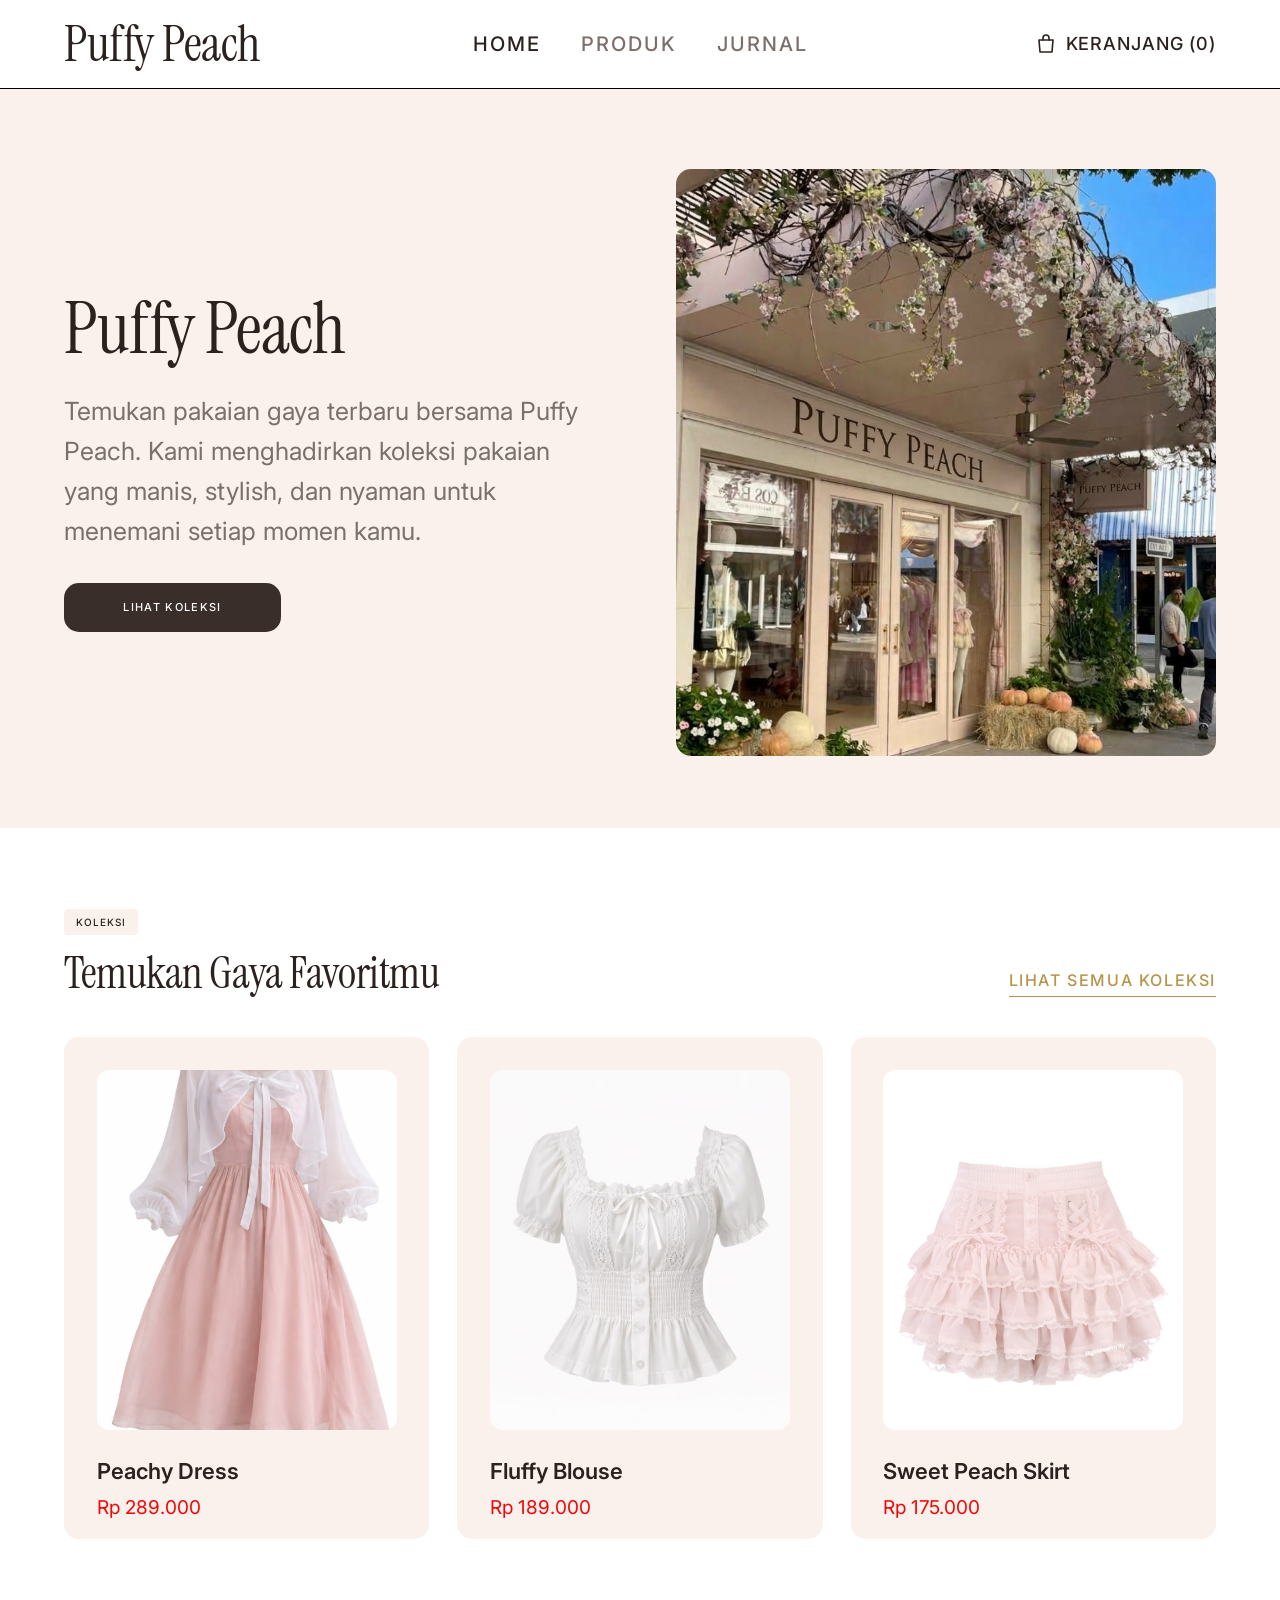
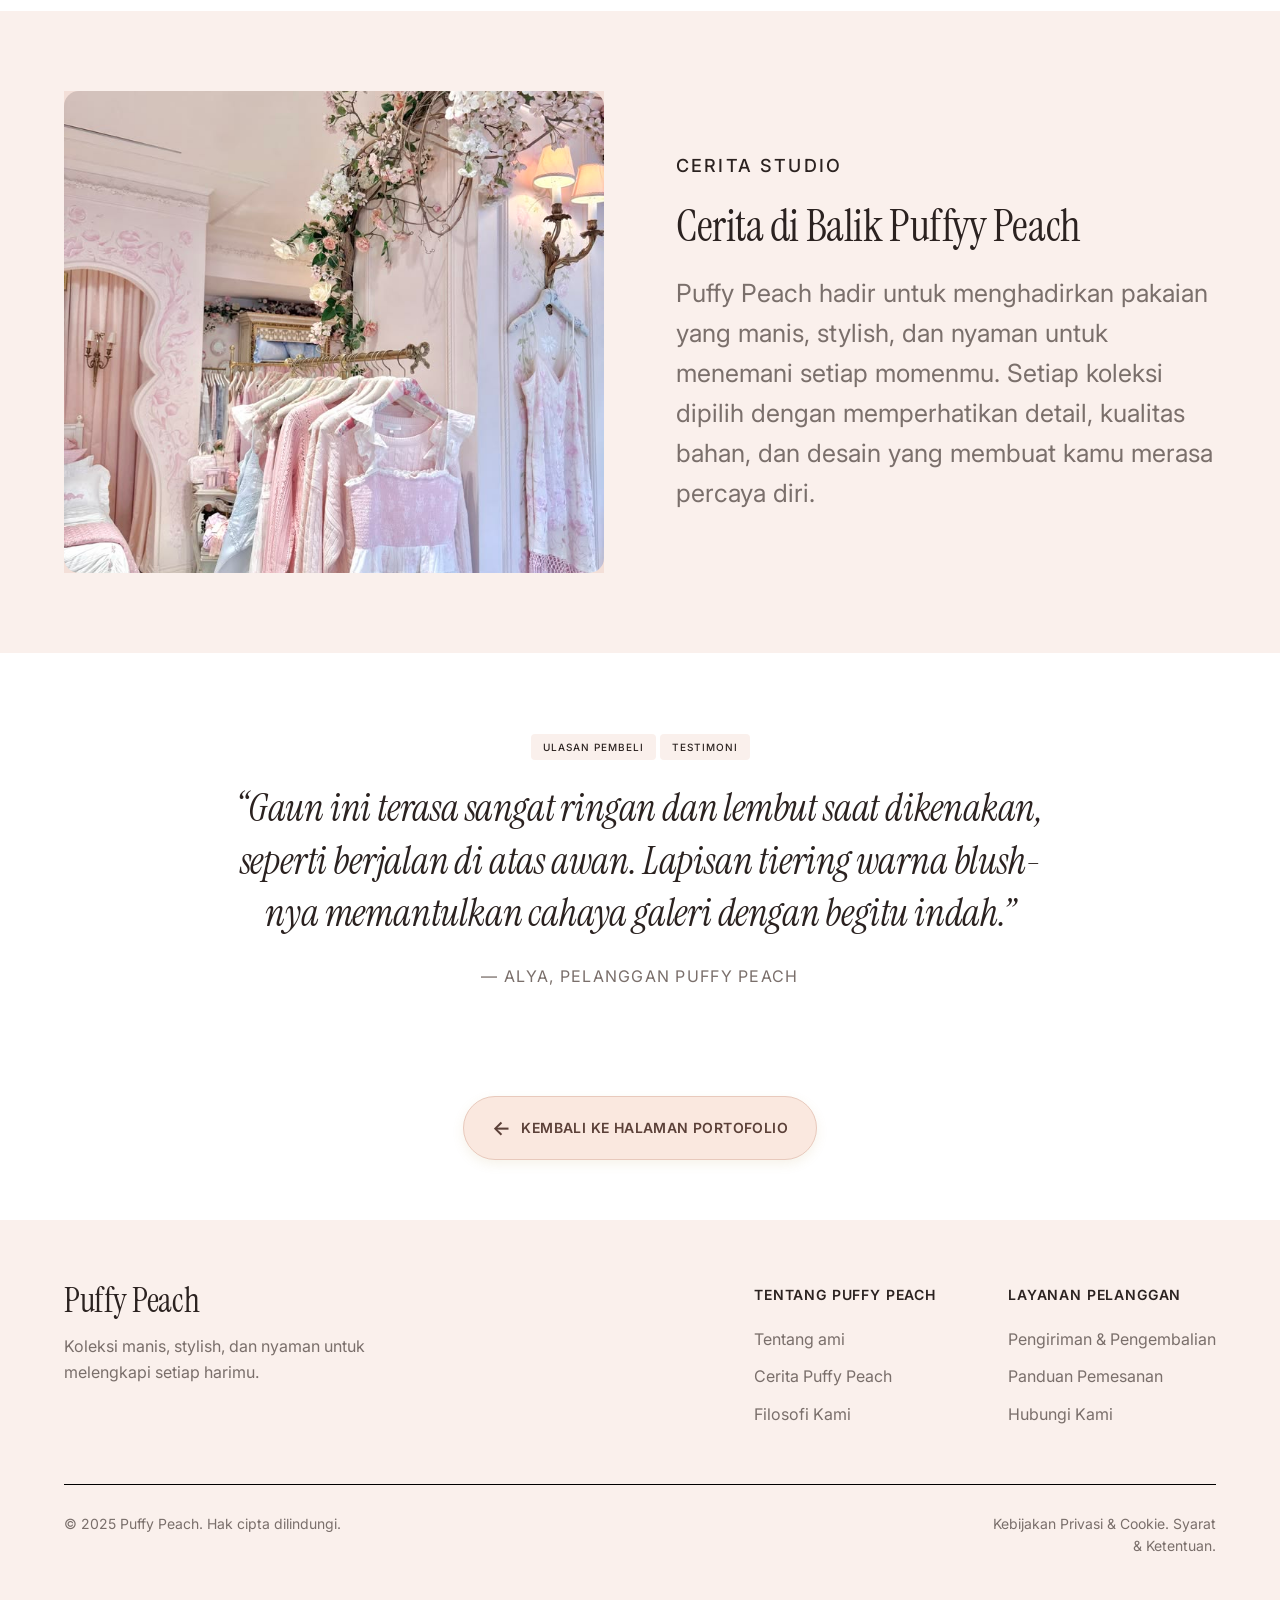
<file: Figma/figma.html>
<!doctype html>
<html lang="id">
  <head>
    <meta charset="UTF-8" />
    <meta name="viewport" content="width=device-width, initial-scale=1.0" />
    <title>Puffy Peach — Toko Pakaian</title>

    <!-- Font dari Google Fonts: Instrument Serif (judul) + Inter (teks biasa) -->
    <link rel="preconnect" href="https://fonts.googleapis.com" />
    <link rel="preconnect" href="https://fonts.gstatic.com" crossorigin />
    <link
      href="https://fonts.googleapis.com/css2?family=Inter:wght@400;500;600&family=Instrument+Serif:ital@0;1&display=swap"
      rel="stylesheet"
    />

    <style>
/* =====================================================
   PUFFY PEACH — style.css
   CSS digabung langsung ke dalam index.html.
   Desain acuan: lebar 1440px (ukuran desktop).
   ===================================================== */

/* ---------- 1. VARIABEL (warna, font, jarak) ---------- */
:root {
  --bg: #ffffff; /* latar putih */
  --pink: #faf0ec; /* latar strip atas, cerita, label */
  --line: #000000; /* garis tipis pemisah */
  --dark: #2b2220; /* teks utama & tombol */
  --btn: #3a2e2b; /* warna tombol */
  --gray: #7a6f6b; /* teks paragraf & link footer */
  --gold: #b8934a; /* link "Lihat Semua Koleksi" */
  --card: #fbf9fa; /* latar foto produk */

  --serif:
    "Instrument Serif", "Playfair Display", Georgia, "Times New Roman", serif;
  --sans: "Inter", "Helvetica Neue", Arial, sans-serif;

  --pad: 64px; /* jarak kiri-kanan halaman */
}

/* ---------- 2. RESET DASAR ---------- */
*,
*::before,
*::after {
  box-sizing: border-box;
  margin: 0;
  padding: 0;
}

html {
  scroll-behavior: smooth;
}

body {
  font-family: var(--sans);
  background: var(--pink);
  color: var(--dark);
  line-height: 1.6;
  -webkit-font-smoothing: antialiased;
}

img {
  display: block;
  width: 100%;
  height: 100%;
  object-fit: cover;
}

a {
  color: inherit;
  text-decoration: none;
}

ul {
  list-style: none;
}

a:focus-visible {
  outline: 2px solid var(--gold);
  outline-offset: 3px;
}

/* Pembungkus isi halaman: rata tengah dan diberi jarak samping */
.container {
  width: 100%;
  max-width: 1440px;
  margin: 0 auto;
  padding: 0 var(--pad);
}

/* ---------- 3. KOMPONEN UMUM ---------- */
.logo {
  font-family: var(--serif);
  font-size: 28px;
  line-height: 1;
  letter-spacing: -0.01em;
}

.logo--footer {
  display: inline-block;
  font-size: 34px;
}

/* Label kecil berlatar pink (KOLEKSI, ULASAN PEMBELI) */
.pill {
  display: inline-block;
  padding: 5px 12px;
  margin-bottom: 14px;
  background: var(--pink);
  font-size: 10px;
  font-weight: 500;
  letter-spacing: 0.1em;
  text-transform: uppercase;
  border-radius: 4px;
}

/* Label kecil tanpa latar (CERITA STUDIO) */
.eyebrow {
  display: block;
  margin-bottom: 22px;
  font-size: 18px;
  font-weight: 500;
  letter-spacing: 0.12em;
  text-transform: uppercase;
}

.cart__icon {
  flex: 0 0 auto;
}

.section-title {
  font-family: var(--serif);
  font-size: 44px;
  font-weight: 400;
  line-height: 1.1;
  letter-spacing: -0.01em;
}

.btn {
  display: inline-block;
  min-width: 217px;
  padding: 16px 32px;
  background: var(--btn);
  color: #fff;
  font-size: 11px;
  font-weight: 500;
  letter-spacing: 0.12em;
  text-align: center;
  text-transform: uppercase;
  transition: background 0.25s ease;
}

.btn:hover {
  background: #54443f;
}

.link-gold {
  padding-bottom: 3px;
  border-bottom: 1px solid var(--gold);
  color: var(--gold);
  font-size: 16px;
  font-weight: 500;
  letter-spacing: 0.1em;
  text-transform: uppercase;
  white-space: nowrap;
}

/* ---------- 4. NAVBAR ---------- */
.navbar {
  position: sticky;
  top: 0;
  z-index: 10;
  border-bottom: 1px solid var(--line);
  background: var(--bg);
}

.navbar__inner {
  display: grid;
  grid-template-columns: 1fr auto 1fr;
  align-items: center;
  height: 88px;
}

.navbar__menu ul {
  display: flex;
  gap: 40px;
}

.navbar__menu a {
  font-size: 11px;
  font-weight: 500;
  letter-spacing: 0.1em;
  text-transform: uppercase;
  color: var(--gray);
  transition: color 0.2s ease;
}

.navbar__menu a.is-active,
.navbar__menu a:hover {
  color: var(--dark);
}

.cart {
  justify-self: end;
  display: inline-flex;
  align-items: center;
  gap: 8px;
  font-size: 11px;
  font-weight: 500;
  letter-spacing: 0.08em;
  text-transform: uppercase;
}

/* ---------- 5. HERO ---------- */
.hero {
  padding: 80px 0 72px;
}

.hero__inner {
  display: grid;
  grid-template-columns: 1fr 1fr;
  align-items: center;
  gap: 72px;
}

.hero__title {
  margin-bottom: 26px;
  font-family: var(--serif);
  font-size: 72px;
  font-weight: 400;
  line-height: 1;
  letter-spacing: -0.015em;
}

.hero__desc {
  max-width: 605px;
  margin-bottom: 32px;
  font-size: 16px;
  line-height: 1.65;
  color: var(--gray);
}

.hero__media {
  aspect-ratio: 150 / 163;
  overflow: hidden;
  background: var(--pink);
}

/* ---------- 6. KOLEKSI PRODUK ---------- */
.products {
  padding: 80px 0 72px;
  background: var(--bg);
}

.section-head {
  display: flex;
  align-items: flex-end;
  justify-content: space-between;
  gap: 16px;
  margin-bottom: 40px;
}

.products__grid {
  display: grid;
  grid-template-columns: repeat(3, 1fr);
  gap: 28px;
}

.card {
  padding: 16px;
  background: var(--pink);
}

.card:nth-child(even) {
  background: var(--pink);
}

.card__img {
  width: 90%;
  aspect-ratio: 5 / 6;
  overflow: hidden;
  background: var(--card);
  margin: 5% auto 26px;
  border-radius: 12px;
}

.card__name {
  margin-left: 5%;
  font-family: var(--sans);
  font-size: 14px;
  font-weight: 500;
  line-height: 1.4;
}

.card__price {
  margin-left: 5%;
  margin-top: 6px;
  font-size: 13px;
  color: var(--gray);
}

/* ---------- 7. CERITA STUDIO ---------- */
.story {
  padding: 80px 0;
  background: var(--pink);
}

.story__inner {
  display: grid;
  grid-template-columns: 1fr 1fr;
  align-items: center;
  gap: 72px;
}

.story__media {
  aspect-ratio: 150 / 134;
  overflow: hidden;
  background: #f3dfd8;
}

.story__desc {
  max-width: 620px;
  margin-top: 22px;
  font-size: 14px;
  line-height: 1.7;
  color: var(--gray);
}

/* ---------- 8. TESTIMONI ---------- */
.testimonial {
  padding: 80px 0 72px;
  background: var(--bg);
}

.testimonial__inner {
  max-width: 940px;
  text-align: center;
}

.testimonial__quote {
  margin: 8px auto 24px;
  font-family: var(--serif);
  font-size: 38px;
  font-style: italic;
  line-height: 1.38;
  letter-spacing: -0.005em;
}

.testimonial__author {
  font-size: 16px;
  letter-spacing: 0.08em;
  text-transform: uppercase;
  color: var(--gray);
}

/* ---------- 9. FOOTER ---------- */
.footer {
  border-top: 1px solid var(--line);
  background: var(--pink);
}

.footer__top {
  display: flex;
  justify-content: space-between;
  gap: 48px;
  padding: 64px 0 56px;
}

.footer__brand p {
  max-width: 340px;
  margin-top: 14px;
  font-size: 16px;
  line-height: 1.6;
  color: var(--gray);
}

.footer__cols {
  display: flex;
  gap: 72px;
}

.footer__col h4 {
  margin-bottom: 20px;
  font-size: 14px;
  font-weight: 600;
  letter-spacing: 0.06em;
  text-transform: uppercase;
}

.footer__col li + li {
  margin-top: 12px;
}

.footer__col a {
  font-size: 16px;
  color: var(--gray);
  transition: color 0.2s ease;
}

.footer__col a:hover {
  color: var(--dark);
}

.footer__bottom {
  display: flex;
  justify-content: space-between;
  gap: 24px;
  padding: 28px 0 100px;
  border-top: 1px solid var(--line);
  font-size: 14px;
  color: var(--gray);
}

.footer__legal {
  max-width: 230px;
  text-align: right;
}

/* ---------- 10. RESPONSIF ---------- */

/* Tablet & layar kecil */
@media (max-width: 1024px) {
  :root {
    --pad: 32px;
  }

  .hero__title {
    font-size: 56px;
  }

  .section-title {
    font-size: 38px;
  }

  .testimonial__quote {
    font-size: 30px;
  }
}

@media (max-width: 820px) {
  .navbar__inner {
    grid-template-columns: 1fr auto;
    height: auto;
    padding-top: 20px;
    padding-bottom: 16px;
    row-gap: 14px;
  }

  .navbar__menu {
    grid-column: 1 / -1;
    grid-row: 2;
  }

  .navbar__menu ul {
    justify-content: center;
  }

  .hero__inner,
  .story__inner {
    grid-template-columns: 1fr;
    gap: 40px;
  }

  .hero__media {
    order: -1;
  }

  .footer__top {
    flex-direction: column;
  }
}

/* HP */
@media (max-width: 560px) {
  :root {
    --pad: 20px;
  }

  .hero {
    padding: 40px 0;
  }

  .products,
  .story,
  .testimonial {
    padding: 48px 0;
  }

  .hero__title {
    font-size: 44px;
  }

  .section-title {
    font-size: 32px;
  }

  .testimonial__quote {
    font-size: 24px;
  }

  .section-head {
    flex-direction: column;
    align-items: flex-start;
  }

  .products__grid {
    grid-template-columns: 1fr;
  }

  .footer__cols {
    flex-direction: column;
    gap: 32px;
  }

  .footer__bottom {
    flex-direction: column;
    padding-bottom: 48px;
  }

  .footer__legal {
    max-width: none;
    text-align: left;
  }
}
    </style>
  </head>

  <body>
    <!-- HEADER / NAVBAR -->
    <header class="navbar">
      <div class="container navbar__inner">
        <a href="#home" class="logo" style="font-size: 50px; font-weight: normal;">Puffy Peach</a>

        <nav class="navbar__menu" aria-label="Menu utama">
          <ul>
            <li><a href="#home" class="is-active" style="font-size: 20px;">Home </a></li>
            <li><a href="#produk" style="font-size: 20px;">Produk</a></li>
            <li><a href="#cerita" style="font-size: 20px;">Jurnal</a></li>
          </ul>
        </nav>

        <a href="#" class="cart">
          <svg
            class="cart__icon"
            viewBox="0 0 24 24"
            width="24"
            height="24"
            fill="none"
            stroke="currentColor"
            stroke-width="1.6"
            stroke-linecap="round"
            stroke-linejoin="round"
            aria-hidden="true"
          >
            <path d="M5 8h14l-1 12H6L5 8z"></path>
            <path d="M9 8V6a3 3 0 0 1 6 0v2"></path>
          </svg>
          <span style="font-size:18px"> Keranjang (0)</span>
        </a>
      </div>
    </header>

    <main>
      <!-- HERO -->
      <section class="hero" id="home">
        <div class="container hero__inner">
          <div class="hero__text">
            <h1 class="hero__title">Puffy Peach</h1>

            <p class="hero__desc" style="font-size: 25px; line-height: 1.6;">
              Temukan pakaian gaya terbaru bersama Puffy Peach. Kami
              menghadirkan koleksi pakaian yang manis, stylish, dan nyaman untuk
              menemani setiap momen kamu.
            </p>

            <a href="#produk" class="btn" style="border-radius: 15px;">Lihat koleksi</a>
          </div>

          <div class="hero__media">
            <img
              src="mm.jpeg"
              style="border-radius: 15px;"
              alt="Tampak depan toko Puffy Peach dengan bunga sakura"
            />
          </div>
        </div>
      </section>

      <!-- KOLEKSI PRODUK -->
      <section class="products" id="produk">
        <div class="container">
          <div class="section-head">
            <div>
              <span class="pill">Koleksi</span>
              <h2 class="section-title">Temukan Gaya Favoritmu</h2>
            </div>

            <a href="#" class="link-gold">Lihat Semua Koleksi</a>
          </div>

          <div class="products__grid">
            <article class="card" style="border-radius: 15px; overflow: hidden;">
              <a href="#" class="card__link">
                <div class="card__img">
                  <img src="bb.jpeg" alt="Peachy Dress" />
                </div>

                <h3 class="card__name" style="font-size: 22px; font-weight: 600; margin-bottom: 4px;">Peachy Dress</h3>
                <p class="card__price" style="font-size: 19px; color: #f30505;">Rp 289.000</p>
              </a>
            </article>

            <article class="card" style="border-radius: 15px; overflow: hidden;">
              <a href="#" class="card__link">
                <div class="card__img">
                  <img src="pp.jpeg" alt="Fluffy Blouse" />
                </div>

                <h3 class="card__name" style="font-size: 22px; font-weight: 600; margin-bottom: 4px;">Fluffy Blouse</h3>
                <p class="card__price" style="font-size: 19px; color: #f30505;">Rp 189.000</p>
              </a>
            </article>

            <article class="card" style="border-radius: 15px; overflow: hidden;">
              <a href="#" class="card__link">
                <div class="card__img">
                  <img src="aa.jpeg" alt="Sweet Peach Skirt" />
                </div>

                <h3 class="card__name" style="font-size: 22px; font-weight: 600; margin-bottom: 4px;">Sweet Peach Skirt</h3>
                <p class="card__price" style="font-size: 19px; color: #f30505;">Rp 175.000</p>
              </a>
            </article>
          </div>
        </div>
      </section>

      <!-- CERITA STUDIO -->
      <section class="story" id="cerita">
        <div class="container story__inner">
          <div class="story__media">
            <img
              src="kk.jpeg"
              style="border-radius: 15px;"
              alt="Rak pakaian pastel di dalam studio Puffy Peach"
            />
          </div>

          <div class="story__text">
            <span class="eyebrow">Cerita Studio</span>
            <h2 class="section-title">Cerita di Balik Puffyy Peach</h2>

            <p class="story__desc" style="font-size: 25px; line-height: 1.6;">
              Puffy Peach hadir untuk menghadirkan pakaian yang manis, stylish,
              dan nyaman untuk menemani setiap momenmu. Setiap koleksi dipilih
              dengan memperhatikan detail, kualitas bahan, dan desain yang
              membuat kamu merasa percaya diri.
            </p>
          </div>
        </div>
      </section>

      <!-- TESTIMONI -->
      <section class="testimonial" id="ulasan">
        <div class="container testimonial__inner">
          <span class="pill">Ulasan Pembeli</span>
          <span class="pill">Testimoni</span>

          <blockquote class="testimonial__quote">
            “Gaun ini terasa sangat ringan dan lembut saat dikenakan, seperti
            berjalan di atas awan. Lapisan tiering warna blush-nya memantulkan
            cahaya galeri dengan begitu indah.”
          </blockquote>

          <p class="testimonial__author">— Alya, Pelanggan Puffy Peach</p>
        </div>
      </section>
    </main>

    </div>
</section>


<!-- TOMBOL KEMBALI KE WEBSITE UTAMA -->
<section class="back-home-section">
  <a href="../Porofolio.html" class="back-home-btn">
    <span class="back-home-arrow">←</span>
    KEMBALI KE HALAMAN PORTOFOLIO
  </a>
</section>

<style>
  .back-home-section {
    padding: 35px 20px 60px;
    text-align: center;
    background: #ffffff;
  }

  .back-home-btn {
    display: inline-flex;
    align-items: center;
    justify-content: center;
    gap: 10px;
    padding: 15px 28px;
    border: 1px solid #e8c9bc;
    border-radius: 50px;
    background: #fae8df;
    color: #5b4038;
    font-family: 'Inter', sans-serif;
    font-size: 14px;
    font-weight: 600;
    letter-spacing: 0.4px;
    text-decoration: none;
    box-shadow: 0 4px 12px rgba(184, 147, 74, 0.12);
    transition:
      transform 0.25s ease,
      background-color 0.25s ease,
      box-shadow 0.25s ease;
  }

  /* Efek saat kursor diarahkan ke tombol */
  .back-home-btn:hover {
    background: #f2d5c7;
    box-shadow: 0 7px 18px rgba(91, 64, 56, 0.18);
    transform: translateY(-3px);
  }

  /* Efek saat tombol ditekan */
  .back-home-btn:active {
    transform: scale(0.94);
    background: #eac5b4;
    box-shadow: 0 2px 6px rgba(91, 64, 56, 0.15);
  }

  .back-home-arrow {
    display: inline-block;
    font-size: 20px;
    transition: transform 0.25s ease;
  }

  .back-home-btn:hover .back-home-arrow {
    transform: translateX(-4px);
  }

  /* Tampilan untuk layar HP */
  @media (max-width: 480px) {
    .back-home-btn {
      padding: 13px 21px;
      font-size: 12px;
    }
  }

  /* Menghormati pengaturan pengguna yang mengurangi animasi */
  @media (prefers-reduced-motion: reduce) {
    .back-home-btn,
    .back-home-arrow {
      transition: none;
    }
  }
</style>

      <div class="container">
        <div class="footer__top">
          <div class="footer__brand">
            <a href="#home" class="logo logo--footer">Puffy Peach</a>
            <p>
              Koleksi manis, stylish, dan nyaman untuk melengkapi setiap harimu.
            </p>
          </div>

          <div class="footer__cols">
            <div class="footer__col">
              <h4>Tentang Puffy Peach</h4>
              <ul>
                <li><a href="#cerita">Tentang <K>ami</a></li>
                <li><a href="#cerita">Cerita Puffy Peach</a></li>
                <li><a href="#produk">Filosofi Kami</a></li>
              </ul>
            </div>

            <div class="footer__col">
              <h4>Layanan Pelanggan</h4>
              <ul>
                <li><a href="#">Pengiriman &amp; Pengembalian</a></li>
                <li><a href="#">Panduan Pemesanan</a></li>
                <li><a href="#">Hubungi Kami</a></li>
              </ul>
            </div>
          </div>
        </div>

        <div class="footer__bottom">
          <p>© 2025 Puffy Peach. Hak cipta dilindungi.</p>
          <p class="footer__legal">
            Kebijakan Privasi &amp; Cookie. Syarat &amp; Ketentuan.
          </p>
        </div>
      </div>
    </footer>
  </body>
</html>
</file>
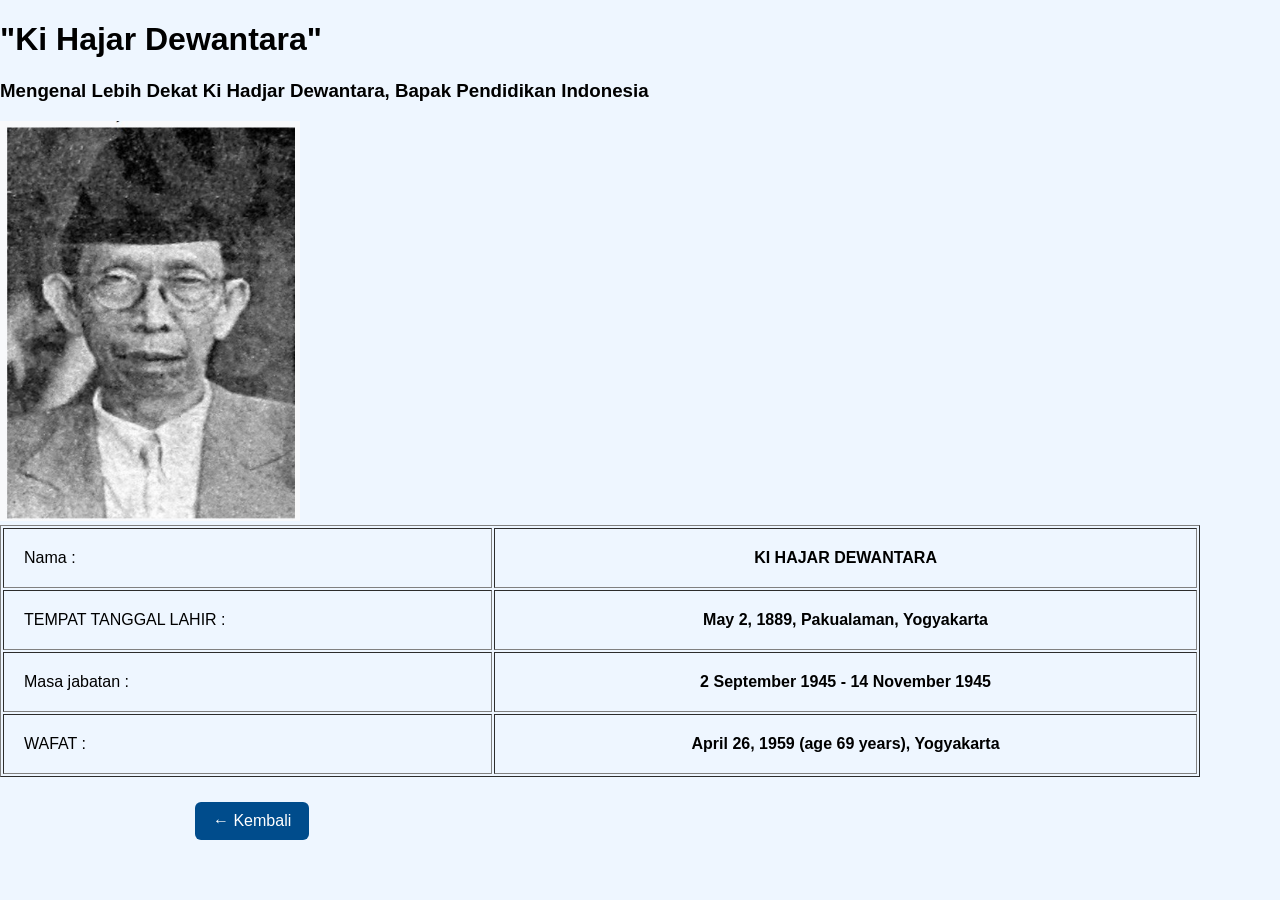
<file: latihan13/file2.html>
<!DOCTYPE html>
<html lang="en">
<head>
    <meta charset="UTF-8">
    <meta name="viewport" content="width=h1, initial-scale=1.0">
    <title>Document</title>
    <link rel="stylesheet" href="stylee.css">
</head>
<body>
    <h1>"Ki Hajar Dewantara"</h1>
    <h3>Mengenal Lebih Dekat Ki Hadjar Dewantara, Bapak Pendidikan Indonesia</h3>
    <img src="Ki Hajar Dewantara.jpeg.jpeg" width="300" height="400">
    <table border="1" cellpadding="20" height="200" width="1200">
    
    <tr>
        <td>Nama :</td>
            <td><b><center>KI HAJAR DEWANTARA</center></b></td>
    </tr>

             <tr>
            <td>TEMPAT TANGGAL LAHIR :</td>
            <td><b><center>May 2, 1889, Pakualaman, Yogyakarta</center></b></td>
             </tr>

             <tr>
            <td>Masa jabatan :	</td>
            <td><b><center>2 September 1945 - 14 November 1945</center></b></td>
             </tr>

             <tr>
            <td>WAFAT :</td>
            <td><b><center>April 26, 1959 (age 69 years), Yogyakarta</center></b></td>
             </tr>
             
    </table>
    <!-- Tombol Back -->
<div class="back-container">
    <button class="back-btn" onclick="history.back()">← Kembali</button>
</div>

</body>
</html>
</file>
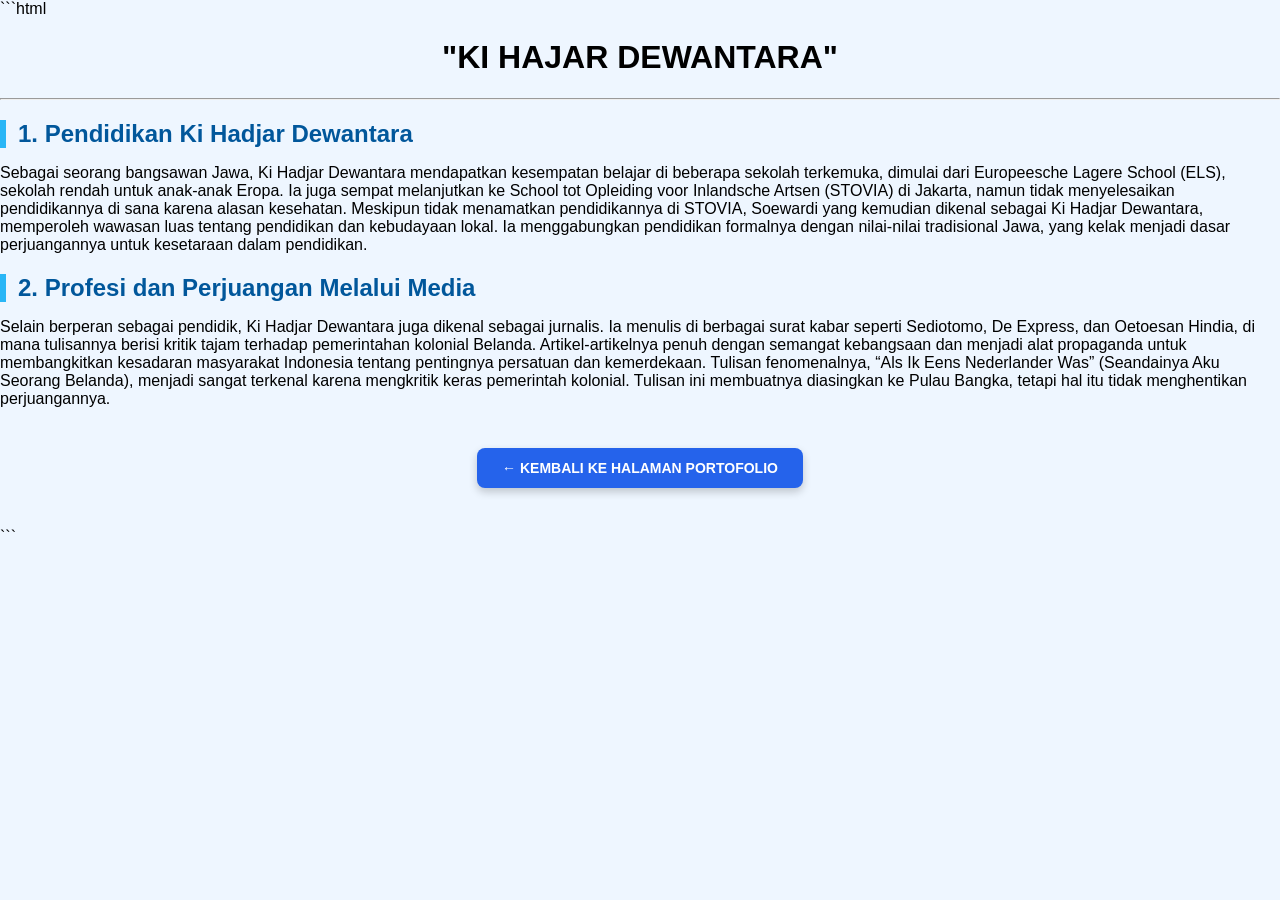
<file: latihan13/file3.html>
```html
<!DOCTYPE html>
<html lang="en">
  <head>
    <meta charset="UTF-8" />
    <meta name="viewport" content="width=device-width, initial-scale=1.0" />
    <title>Document</title>
    <link rel="stylesheet" href="stylee.css">
  </head>
  <body>
    <center>
      <h1><b>"KI HAJAR DEWANTARA"</b></h1>
    </center>
    <hr>
  <h2><b>1. Pendidikan Ki Hadjar Dewantara</b></h2>
<p>Sebagai seorang bangsawan Jawa, Ki Hadjar Dewantara mendapatkan kesempatan belajar di beberapa sekolah terkemuka, dimulai dari Europeesche Lagere School (ELS), sekolah rendah untuk anak-anak Eropa. Ia juga sempat melanjutkan ke School tot Opleiding voor Inlandsche Artsen (STOVIA) di Jakarta, namun tidak menyelesaikan pendidikannya di sana karena alasan kesehatan. Meskipun tidak menamatkan pendidikannya di STOVIA, Soewardi yang kemudian dikenal sebagai Ki Hadjar Dewantara, memperoleh wawasan luas tentang pendidikan dan kebudayaan lokal. Ia menggabungkan pendidikan formalnya dengan nilai-nilai tradisional Jawa, yang kelak menjadi dasar perjuangannya untuk kesetaraan dalam pendidikan.</p>

<h2><b>2. Profesi dan Perjuangan Melalui Media</b></h2>
<p>Selain berperan sebagai pendidik, Ki Hadjar Dewantara juga dikenal sebagai jurnalis. Ia menulis di berbagai surat kabar seperti Sediotomo, De Express, dan Oetoesan Hindia, di mana tulisannya berisi kritik tajam terhadap pemerintahan kolonial Belanda. Artikel-artikelnya penuh dengan semangat kebangsaan dan menjadi alat propaganda untuk membangkitkan kesadaran masyarakat Indonesia tentang pentingnya persatuan dan kemerdekaan. Tulisan fenomenalnya, “Als Ik Eens Nederlander Was” (Seandainya Aku Seorang Belanda), menjadi sangat terkenal karena mengkritik keras pemerintah kolonial. Tulisan ini membuatnya diasingkan ke Pulau Bangka, tetapi hal itu tidak menghentikan perjuangannya.</p>

<!-- TOMBOL KEMBALI KE HALAMAN UTAMA -->
<style>
    .back-home {
        margin: 40px 0;
        text-align: center;
    }

    .back-home a {
        display: inline-block;
        background-color: #2563eb;
        color: white;
        text-decoration: none;
        padding: 12px 25px;
        border-radius: 8px;
        font-size: 14px;
        font-weight: bold;
        transition: 0.3s;
        box-shadow: 0 4px 8px rgba(0, 0, 0, 0.2);
    }

    .back-home a:hover {
        background-color: #1d4ed8;
        transform: translateY(-3px);
        box-shadow: 0 6px 12px rgba(0, 0, 0, 0.3);
    }
</style>

<div class="back-home">
    <a href="../Porofolio.html">
        ← KEMBALI KE HALAMAN PORTOFOLIO
    </a>
</div>

  </body>
</html>
```
</file>
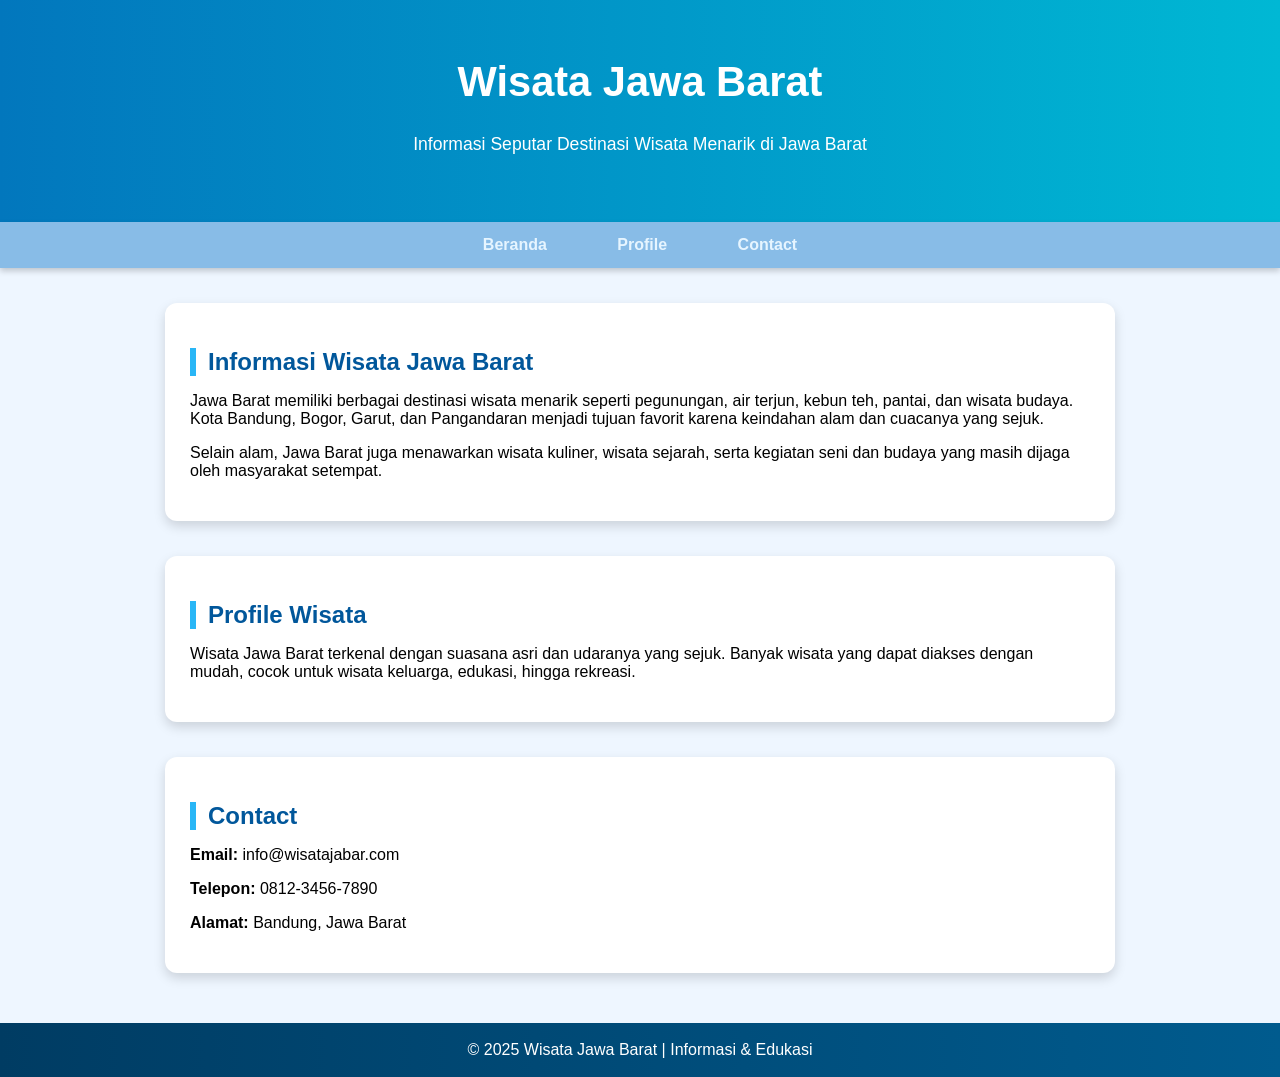
<file: latihan13/latihann13.html>
<!DOCTYPE html>
<html>
<head>
    <title>Wisata Jawa Barat</title>
    <link rel="stylesheet" href="stylee.css">
</head>

<body>

<header>
    <h1>Wisata Jawa Barat</h1>
    <p>Informasi Seputar Destinasi Wisata Menarik di Jawa Barat</p>
</header>

<nav>
    <a href="UH.html">Beranda</a>
    <a href="file2.html">Profile</a>
    <a href="file3.html">Contact</a>
</nav>

<div class="section">
    <h2>Informasi Wisata Jawa Barat</h2>
    <p>
        Jawa Barat memiliki berbagai destinasi wisata menarik seperti pegunungan, air terjun,
        kebun teh, pantai, dan wisata budaya. Kota Bandung, Bogor, Garut, dan Pangandaran
        menjadi tujuan favorit karena keindahan alam dan cuacanya yang sejuk.
    </p>
    <p>
        Selain alam, Jawa Barat juga menawarkan wisata kuliner, wisata sejarah, serta kegiatan
        seni dan budaya yang masih dijaga oleh masyarakat setempat.
    </p>
</div>

<div class="section">
    <h2>Profile Wisata</h2>
    <p>
        Wisata Jawa Barat terkenal dengan suasana asri dan udaranya yang sejuk. Banyak wisata
        yang dapat diakses dengan mudah, cocok untuk wisata keluarga, edukasi, hingga rekreasi.
    </p>
</div>

<div class="section">
    <h2>Contact</h2>
    <p><strong>Email:</strong> info@wisatajabar.com</p>
    <p><strong>Telepon:</strong> 0812-3456-7890</p>
    <p><strong>Alamat:</strong> Bandung, Jawa Barat</p>
</div>

<footer>
    &copy; 2025 Wisata Jawa Barat | Informasi & Edukasi
</footer>

</body>
</html>
</file>
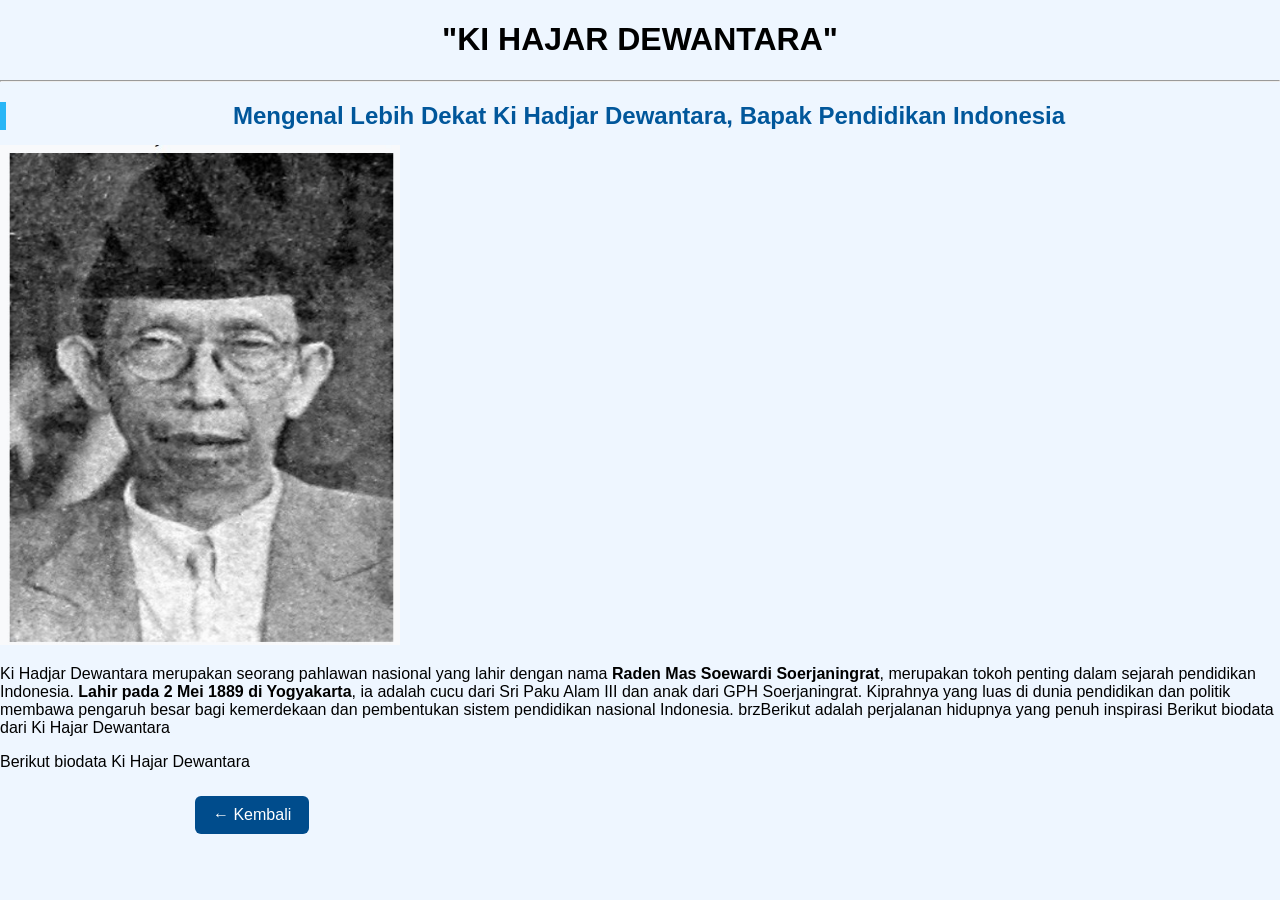
<file: latihan13/UH.html>
<!DOCTYPE html>
<html lang="en">
<head>
    <meta charset="UTF-8">
    <meta name="viewport" content="width=device-width, initial-scale=1.0">
    <title>Tokoh Inspiratif</title>
       <link rel="stylesheet" href="stylee.css">
</head>
<body>
    <h1><b><center>"KI HAJAR DEWANTARA"</center> </b></h1>
    <hr>
    <h2><center>Mengenal Lebih Dekat Ki Hadjar Dewantara, Bapak Pendidikan Indonesia</center></h2>
    <img src="Ki Hajar Dewantara.jpeg.jpeg" width="400" height="500">
    <p>Ki Hadjar Dewantara merupakan seorang pahlawan nasional yang lahir dengan nama <b>Raden Mas Soewardi Soerjaningrat</b>, merupakan tokoh penting dalam sejarah pendidikan Indonesia. <b>Lahir pada 2 Mei 1889 di Yogyakarta</b>, ia adalah cucu dari Sri Paku Alam III dan anak dari GPH Soerjaningrat. Kiprahnya yang luas di dunia pendidikan dan politik membawa pengaruh besar bagi kemerdekaan dan pembentukan sistem pendidikan nasional Indonesia. brzBerikut adalah perjalanan hidupnya yang penuh inspirasi
Berikut biodata dari Ki Hajar Dewantara
<p>Berikut biodata Ki Hajar Dewantara</p>
<!-- Tombol Back -->
<div class="back-container">
    <button class="back-btn" onclick="history.back()">← Kembali</button>
</div>
</body>
</html>
</file>
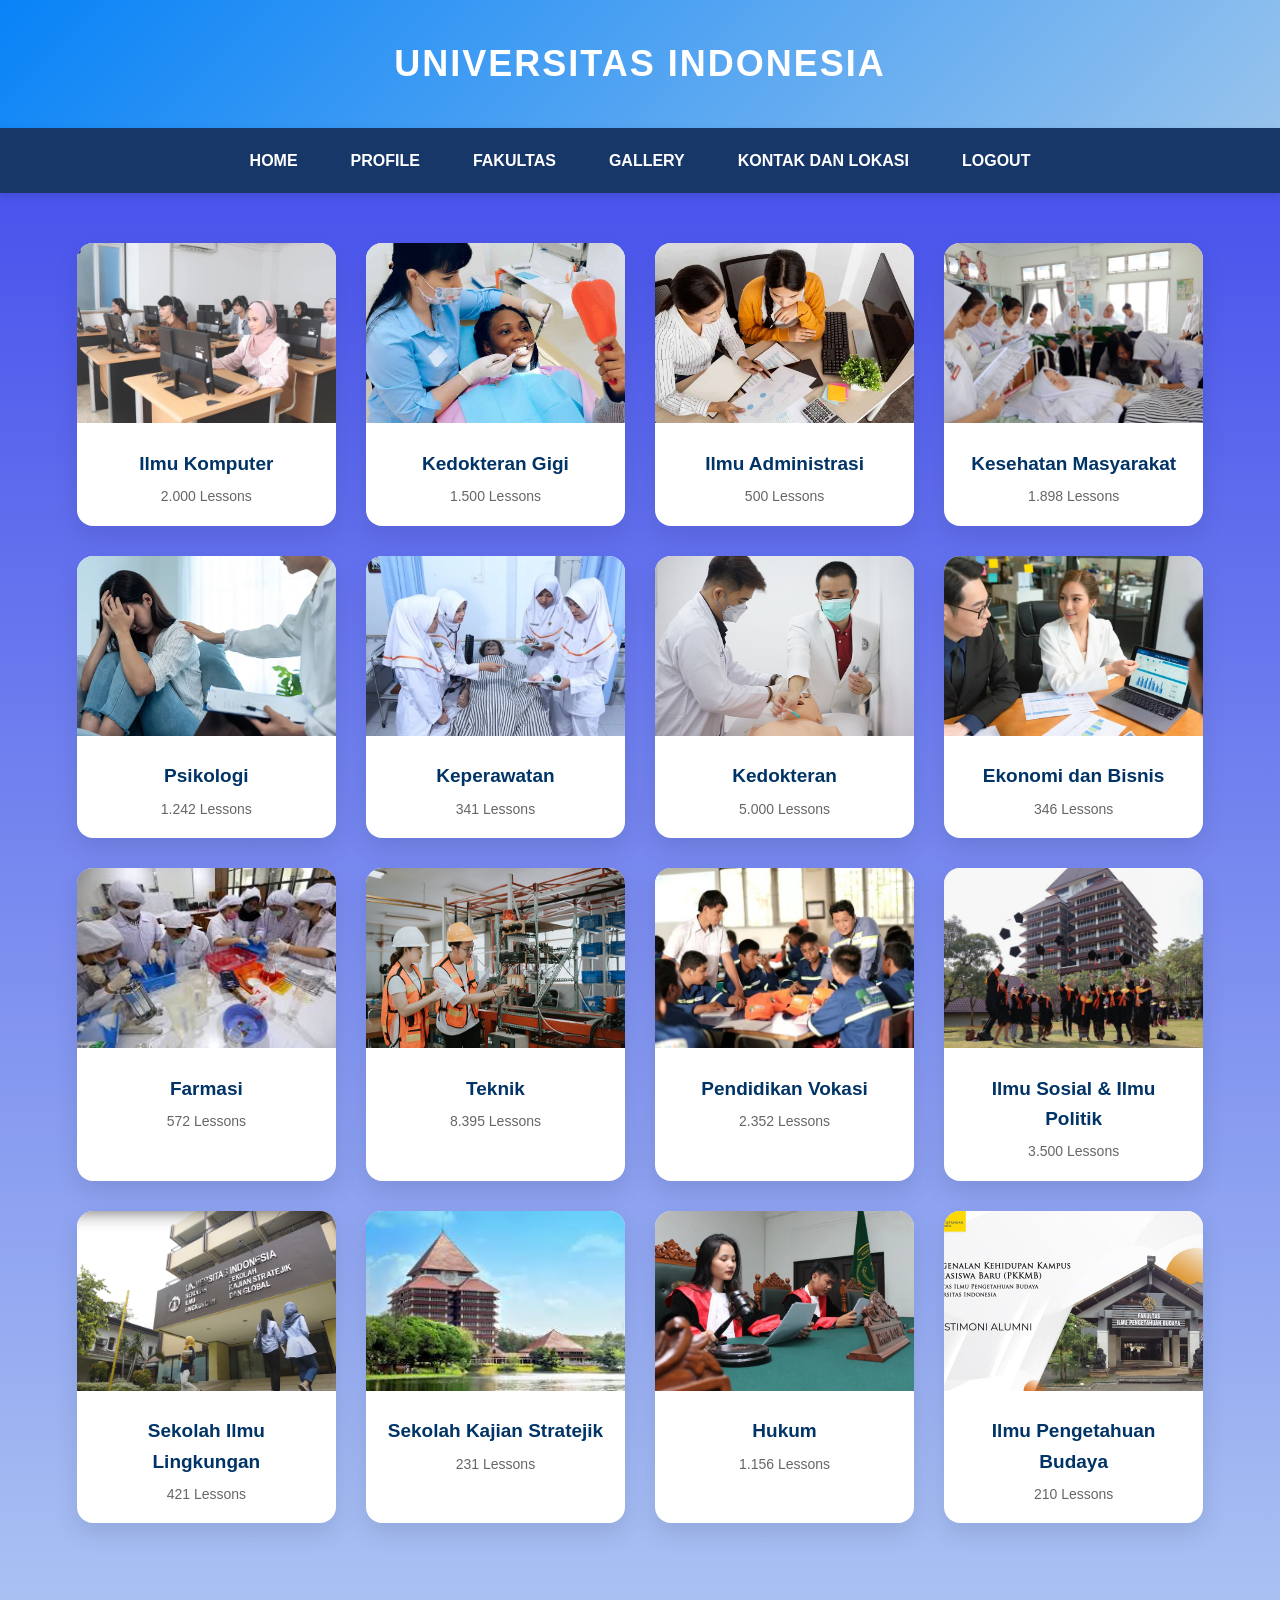
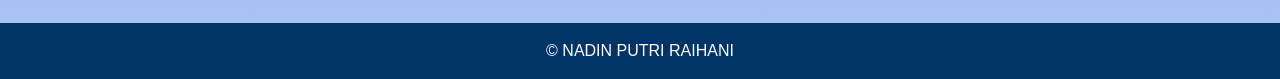
<file: SudahLogin/fakultas.html>
<!DOCTYPE html>
<html lang="id">
<head>
    <meta charset="UTF-8">
    <title>Universitas Indonesia</title>

    <style>
        * {
            margin: 0;
            padding: 0;
            box-sizing: border-box;
            font-family: "Segoe UI", Arial, sans-serif;
        }

        /* BODY */
        body {
            background: linear-gradient(to bottom, #3c45eb, #aec7f3);
            color: #333;
            line-height: 1.6;
        }

        /* HEADER */
        header {
            background: linear-gradient(135deg, #0883f7, #97c3ed);
            color: white;
            text-align: center;
            padding: 35px 15px;
            box-shadow: 0 4px 12px rgba(0,0,0,0.15);
        }

        header h1 {
            font-size: 36px;
            letter-spacing: 2px;
        }

        header p {
            margin-top: 10px;
            font-size: 17px;
            opacity: 0.9;
        }

        /* NAVBAR */
        nav {
            background-color: rgb(22, 55, 104);
            display: flex;
            justify-content: center;
            gap: 25px;
            padding: 14px;
            box-shadow: 0 3px 8px rgba(0,0,0,0.1);
            position: sticky;
            top: 0;
            z-index: 100;
        }

        nav a {
            color: #ffffff;
            text-decoration: none;
            font-weight: 600;
            padding: 6px 14px;
            border-radius: 6px;
            transition: 0.3s;
        }

        nav a:hover {
            background-color: #e3a513;
            color: white;
        }

        /* COURSES */
        .courses {
            padding: 50px 6%;
        }

        .course-container {
            display: grid;
            grid-template-columns: repeat(auto-fit, minmax(240px, 1fr));
            gap: 30px;
        }

        /* CARD */
        .course-card {
            background-color: white;
            border-radius: 16px;
            overflow: hidden;
            box-shadow: 0 10px 25px rgba(0,0,0,0.1);
            transition: 0.35s;
        }

        .course-card:hover {
            transform: translateY(-10px) scale(1.02);
            box-shadow: 0 18px 40px rgba(0,0,0,0.18);
        }

        /* IMAGE */
        .course-img img {
            width: 100%;
            height: 180px;
            object-fit: cover;
            transition: 0.4s;
        }

        .course-card:hover .course-img img {
            transform: scale(1.08);
        }

        /* CONTENT */
        .course-content {
            padding: 18px;
            text-align: center;
        }

        .course-content h3 {
            font-size: 19px;
            margin-bottom: 6px;
            color: #003366;
        }

        .lessons {
            font-size: 14px;
            color: #666;
        }

        /* BACK BUTTON */
        .back-container {
            display: flex;
            justify-content: center;
            margin: 50px 0;
        }

        .back-btn {
            padding: 12px 32px;
            font-size: 16px;
            background: linear-gradient(135deg, #0055a5, #003366);
            color: white;
            border: none;
            border-radius: 30px;
            cursor: pointer;
            transition: 0.3s;
        }

        .back-btn:hover {
            transform: scale(1.05);
            box-shadow: 0 6px 18px rgba(0,0,0,0.25);
        }

         footer {
            background: #003366;
            color: white;
            text-align: center;
            padding: 15px;
            margin-top: 50px;
        }
    </style>
</head>

<body>

<header>
    <h1>UNIVERSITAS INDONESIA</h1>
</header>

<nav>
    <a href="latihan 14.html">HOME</a>
    <a href="profile.html">PROFILE</a>
    <a href="fakultas.html">FAKULTAS</a>
    <a href="gallery.html">GALLERY</a>
    <a href="kontakdanlokasi.html">KONTAK DAN LOKASI</a>
    <a href="../latihan 14.html">LOGOUT</a>
</nav>

<section class="courses">
    <div class="course-container">

        <div class="course-card">
            <div class="course-img">
                <img src="foto/Ilmu Komputer.webp" alt="Ilmu Komputer">
            </div>
            <div class="course-content">
                <h3>Ilmu Komputer</h3>
                <p class="lessons">2.000 Lessons</p>
            </div>
        </div>

        <div class="course-card">
            <div class="course-img">
                <img src="foto/dokter gigi.jpg" alt="Kedokteran Gigi">
            </div>
            <div class="course-content">
                <h3>Kedokteran Gigi</h3>
                <p class="lessons">1.500 Lessons</p>
            </div>
        </div>

        <div class="course-card">
            <div class="course-img">
                <img src="foto/Ilmu Administrasi.jpg" alt="Ilmu Administrasi">
            </div>
            <div class="course-content">
                <h3>Ilmu Administrasi</h3>
                <p class="lessons">500 Lessons</p>
            </div>
        </div>

        <div class="course-card">
            <div class="course-img">
                <img src="foto/kesehatan masyarakat.jpg" alt="Kesehatan Masyarakat">
            </div>
            <div class="course-content">
                <h3>Kesehatan Masyarakat</h3>
                <p class="lessons">1.898 Lessons</p>
            </div>
        </div>

        <div class="course-card">
            <div class="course-img">
                <img src="foto/psikologi.webp" alt="Psikologi">
            </div>
            <div class="course-content">
                <h3>Psikologi</h3>
                <p class="lessons">1.242 Lessons</p>
            </div>
        </div>

        <div class="course-card">
            <div class="course-img">
                <img src="foto/keperawatan.webp" alt="Keperawatan">
            </div>
            <div class="course-content">
                <h3>Keperawatan</h3>
                <p class="lessons">341 Lessons</p>
            </div>
        </div>

        <div class="course-card">
            <div class="course-img">
                <img src="foto/kedokteran.jpg" alt="Kedokteran">
            </div>
            <div class="course-content">
                <h3>Kedokteran</h3>
                <p class="lessons">5.000 Lessons</p>
            </div>
        </div>

        <div class="course-card">
            <div class="course-img">
                <img src="foto/Ekonomi dan Bisnis.webp" alt="Ekonomi dan Bisnis">
            </div>
            <div class="course-content">
                <h3>Ekonomi dan Bisnis</h3>
                <p class="lessons">346 Lessons</p>
            </div>
        </div>

        <div class="course-card">
            <div class="course-img">
                <img src="foto/farmasi.jpg" alt="Farmasi">
            </div>
            <div class="course-content">
                <h3>Farmasi</h3>
                <p class="lessons">572 Lessons</p>
            </div>
        </div>

        <div class="course-card">
            <div class="course-img">
                <img src="foto/teknik.jpg" alt="Teknik">
            </div>
            <div class="course-content">
                <h3>Teknik</h3>
                <p class="lessons">8.395 Lessons</p>
            </div>
        </div>

        <div class="course-card">
            <div class="course-img">
                <img src="foto/pendidikan vokasi.jpg" alt="Pendidikan Vokasi">
            </div>
            <div class="course-content">
                <h3>Pendidikan Vokasi</h3>
                <p class="lessons">2.352 Lessons</p>
            </div>
        </div>

        <div class="course-card">
            <div class="course-img">
                <img src="foto/sosial,politik.jpg" alt="FISIP">
            </div>
            <div class="course-content">
                <h3>Ilmu Sosial & Ilmu Politik</h3>
                <p class="lessons">3.500 Lessons</p>
            </div>
        </div>

        <div class="course-card">
            <div class="course-img">
                <img src="foto/Sekolah Ilmu Lingkungan.png" alt="SIL">
            </div>
            <div class="course-content">
                <h3>Sekolah Ilmu Lingkungan</h3>
                <p class="lessons">421 Lessons</p>
            </div>
        </div>

        <div class="course-card">
            <div class="course-img">
                <img src="foto/SKSG.jpg" alt="SKSG">
            </div>
            <div class="course-content">
                <h3>Sekolah Kajian Stratejik</h3>
                <p class="lessons">231 Lessons</p>
            </div>
        </div>

        <div class="course-card">
            <div class="course-img">
                <img src="foto/Fakultas Hukum.webp" alt="Hukum">
            </div>
            <div class="course-content">
                <h3>Hukum</h3>
                <p class="lessons">1.156 Lessons</p>
            </div>
        </div>

        <div class="course-card">
            <div class="course-img">
                <img src="foto/ipb.jpg" alt="Ilmu Budaya">
            </div>
            <div class="course-content">
                <h3>Ilmu Pengetahuan Budaya</h3>
                <p class="lessons">210 Lessons</p>
            </div>
        </div>

    </div>
</section>
<footer>
    &copy; NADIN PUTRI RAIHANI
</footer>

</body>
</html>
</file>
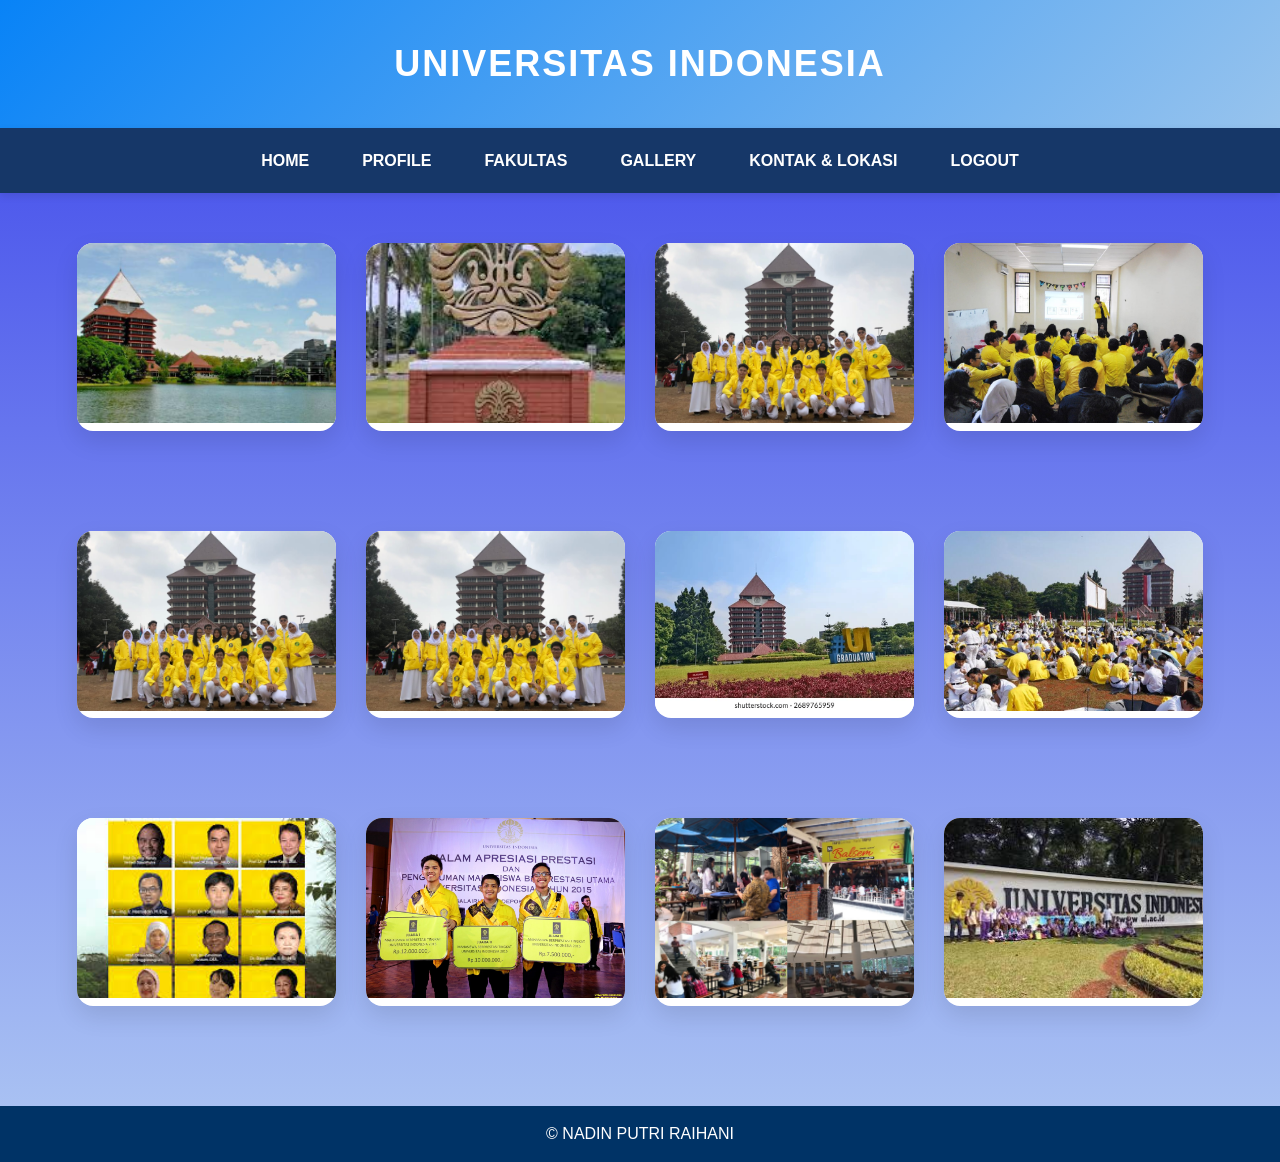
<file: SudahLogin/gallery.html>
<!DOCTYPE html>
<html lang="id">
<head>
    <meta charset="UTF-8">
    <title>Universitas Indonesia</title>

    <style>
        /* RESET */
        * {
            margin: 0;
            padding: 0;
            box-sizing: border-box;
            font-family: "Segoe UI", Arial, sans-serif;
        }

        /* BODY */
        body {
            background: linear-gradient(to bottom, #3c45eb, #aec7f3);
            color: #f1ecec;
            line-height: 1.6;
        }

        /* HEADER */
        header {
            background: linear-gradient(135deg, #0883f7, #97c3ed);
            color: white;
            text-align: center;
            padding: 35px 15px;
            box-shadow: 0 4px 12px rgba(0,0,0,0.15);
        }

        header h1 {
            font-size: 36px;
            letter-spacing: 2px;
        }

        header p {
            margin-top: 10px;
            font-size: 17px;
            opacity: 0.9;
        }

        /* NAVBAR */
        nav {
            background-color: rgb(22, 55, 104);
            display: flex;
            justify-content: center;
            gap: 25px;
            padding: 14px;
            box-shadow: 0 3px 8px rgba(0,0,0,0.1);
            position: sticky;
            top: 0;
            z-index: 100;
        }

        nav a {
            color: #ffffff;
            text-decoration: none;
            font-weight: 600;
            padding: 6px 14px;
            border-radius: 6px;
            transition: 0.3s;
        }

        nav a:hover {
            background-color: #e3a513;
            color: white;
        }

        /* COURSES */
        .courses {
            padding: 50px 6%;
        }

        .course-container {
            display: grid;
            grid-template-columns: repeat(auto-fit, minmax(240px, 1fr));
            gap: 30px;
        }

        /* CARD */
        .course-card {
            background-color: white;
            border-radius: 16px;
            overflow: hidden;
            box-shadow: 0 10px 25px rgba(0,0,0,0.1);
            transition: 0.35s;
        }

        .course-card:hover {
            transform: translateY(-10px) scale(1.02);
            box-shadow: 0 18px 40px rgba(0,0,0,0.18);
        }

        /* IMAGE */
        .course-img img {
            width: 100%;
            height: 180px;
            object-fit: cover;
            transition: 0.4s;
        }

        .course-card:hover .course-img img {
            transform: scale(1.08);
        }

        /* CONTENT */
        .course-content {
            padding: 18px;
            text-align: center;
        }

        .course-content h3 {
            font-size: 19px;
            margin-bottom: 6px;
            color: #003366;
        }

        .lessons {
            font-size: 14px;
            color: #666;
        }

        /* BACK BUTTON */
        .back-container {
            display: flex;
            justify-content: center;
            margin: 50px 0;
        }

        .back-btn {
            padding: 12px 32px;
            font-size: 16px;
            background: linear-gradient(135deg, #0055a5, #003366);
            color: white;
            border: none;
            border-radius: 30px;
            cursor: pointer;
            transition: 0.3s;
        }

        .back-btn:hover {
            transform: scale(1.05);
            box-shadow: 0 6px 18px rgba(0,0,0,0.25);
        }

         footer {
            background: #003366;
            color: white;
            text-align: center;
            padding: 15px;
            margin-top: 50px;
        }
    </style>
</head>

<body>

<header>
    <h1>UNIVERSITAS INDONESIA</h1>
</header>

<nav>
    <a href="latihan 14.html">HOME</a>
    <a href="profile.html">PROFILE</a>
    <a href="fakultas.html">FAKULTAS</a>
    <a href="gallery.html">GALLERY</a>
    <a href="kontakdanlokasi.html">KONTAK & LOKASI</a>
    <a href="../latihan 14.html">LOGOUT</a>
</nav>

<section class="courses">
    <div class="course-container">

        <div class="course-card">
            <div class="course-img">
                <img src="foto/e.jpg" alt="Ilmu Komputer">
            </div>
        </div>

        <div class="course-card">
            <div class="course-img">
                <img src="foto/f.jpg" alt="Kedokteran Gigi">
            </div>
        </div>

        <div class="course-card">
            <div class="course-img">
                <img src="foto/a.jpg" alt="Ilmu Administrasi">
            </div>
        </div>

        <div class="course-card">
            <div class="course-img">
                <img src="foto/h.jpg" alt="Kesehatan Masyarakat">
            </div>
        </div>

    </div>
</section>


<section class="courses">
    <div class="course-container">

        <div class="course-card">
            <div class="course-img">
                <img src="foto/a.jpg" alt="Ilmu Komputer">
            </div>
        </div>

        <div class="course-card">
            <div class="course-img">
                <img src="foto/a.jpg" alt="Kedokteran Gigi">
            </div>
        </div>

        <div class="course-card">
            <div class="course-img">
                <img src="foto/c.webp" alt="Ilmu Administrasi">
            </div>
        </div>

        <div class="course-card">
            <div class="course-img">
                <img src="foto/d.jpg" alt="Kesehatan Masyarakat">
            </div>
        </div>

    </div>
</section>

<section class="courses">
    <div class="course-container">

        <div class="course-card">
            <div class="course-img">
                <img src="foto/i.jpg" alt="Ilmu Komputer">
            </div>
        </div>

        <div class="course-card">
            <div class="course-img">
                <img src="foto/j.jpg" alt="Kedokteran Gigi">
            </div>
        </div>

        <div class="course-card">
            <div class="course-img">
                <img src="foto/k.jpg" alt="Ilmu Administrasi">
            </div>
        </div>

        <div class="course-card">
            <div class="course-img">
                <img src="foto/l.jpg" alt="Kesehatan Masyarakat">
            </div>
        </div>

    </div>
</section>

<footer>
    &copy; NADIN PUTRI RAIHANI
</footer>
</body>
</html>
</file>
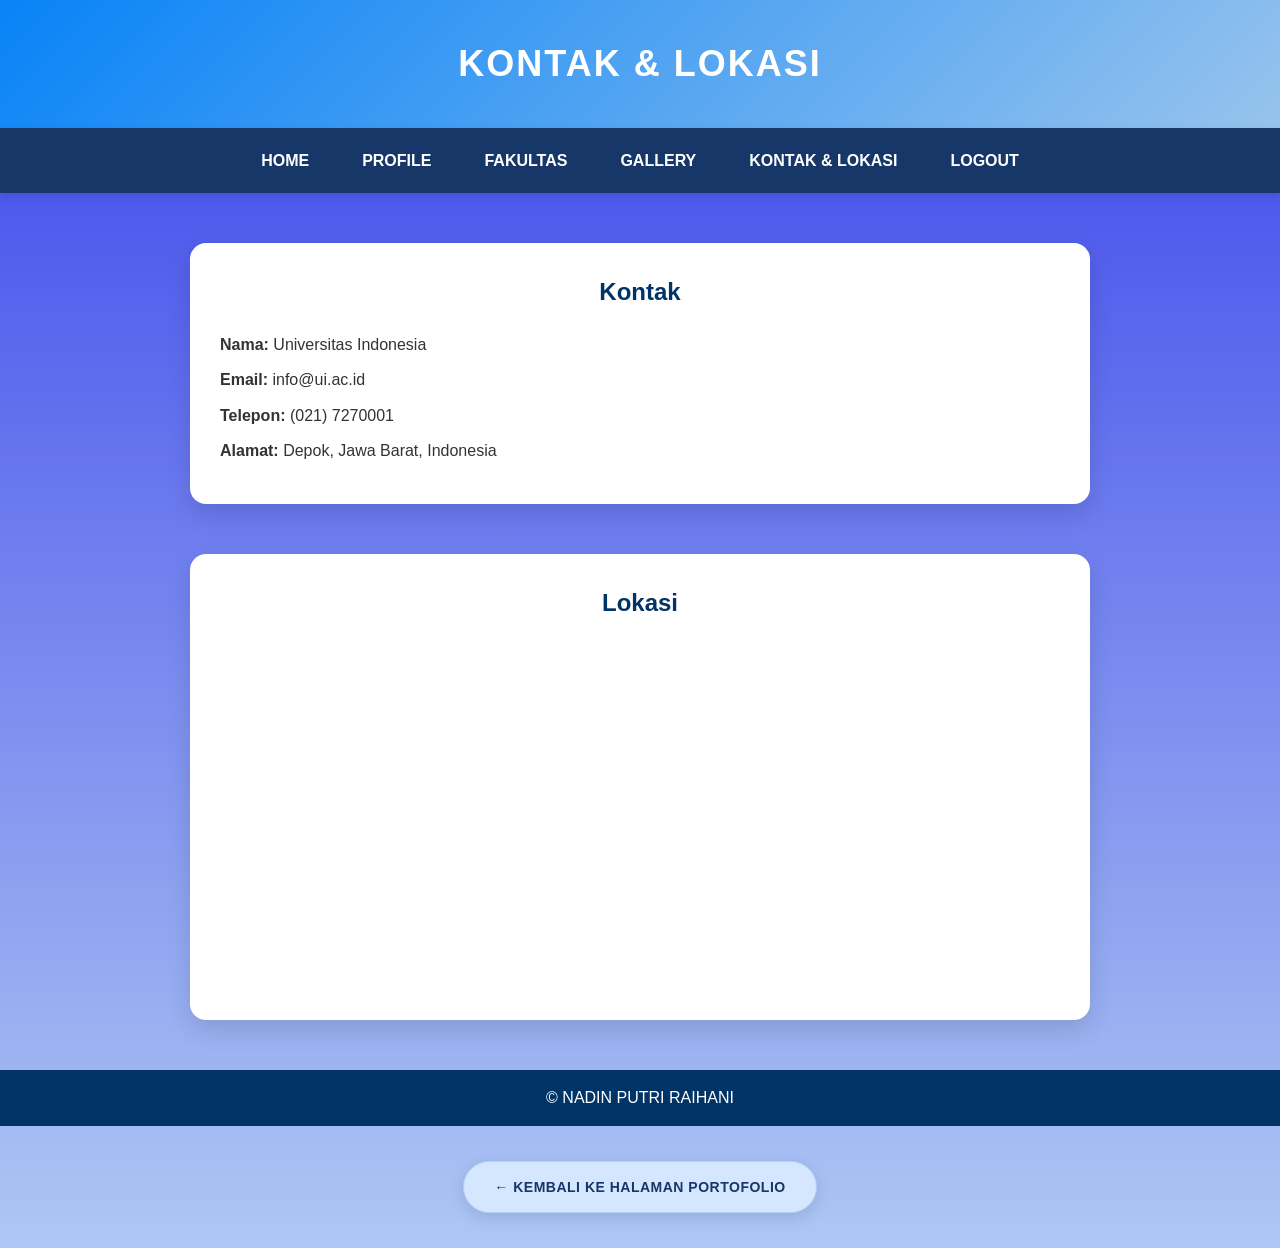
<file: SudahLogin/kontakdanlokasi.html>
<!DOCTYPE html>
<html lang="id">
<head>
    <meta charset="UTF-8">
    <meta name="viewport" content="width=device-width, initial-scale=1.0">
    <title>Kontak dan Lokasi</title>

    <style>
        /* RESET */
        * {
            margin: 0;
            padding: 0;
            box-sizing: border-box;
            font-family: "Segoe UI", Arial, sans-serif;
        }

        /* BODY */
        body {
            background: linear-gradient(to bottom, #3c45eb, #aec7f3);
            color: #333;
            line-height: 1.6;
        }

        /* HEADER */
        header {
            background: linear-gradient(135deg, #0883f7, #97c3ed);
            color: white;
            text-align: center;
            padding: 35px 15px;
            box-shadow: 0 4px 12px rgba(0,0,0,0.15);
        }

        header h1 {
            font-size: 36px;
            letter-spacing: 2px;
        }

        /* NAVBAR */
        nav {
            background-color: rgb(22, 55, 104);
            display: flex;
            justify-content: center;
            flex-wrap: wrap;
            gap: 25px;
            padding: 14px;
            box-shadow: 0 3px 8px rgba(0,0,0,0.1);
            position: sticky;
            top: 0;
            z-index: 100;
        }

        nav a {
            color: #ffffff;
            text-decoration: none;
            font-weight: 600;
            padding: 6px 14px;
            border-radius: 6px;
            transition: 0.3s;
        }

        nav a:hover {
            background-color: #97cada;
            color: #163768;
        }

        /* SECTION */
        .section {
            background-color: white;
            margin: 50px auto;
            padding: 30px;
            max-width: 900px;
            width: 90%;
            border-radius: 16px;
            box-shadow: 0 10px 25px rgba(0,0,0,0.12);
        }

        .section h2 {
            color: #003366;
            text-align: center;
            margin-bottom: 20px;
        }

        .section p {
            margin-bottom: 10px;
        }

        /* GOOGLE MAPS */
        iframe {
            margin-top: 20px;
            width: 100%;
            height: 320px;
            border: none;
            border-radius: 12px;
        }

        /* FOOTER */
        footer {
            background: #003366;
            color: white;
            text-align: center;
            padding: 15px;
            margin-top: 50px;
        }

        /* TOMBOL KEMBALI KE HALAMAN UTAMA */
        .back-home {
            text-align: center;
            padding: 35px 15px;
        }

        .back-home a {
            display: inline-block;
            background: #d5e7ff;
            color: #163768;
            text-decoration: none;
            padding: 14px 30px;
            border-radius: 30px;
            border: 1px solid #b4d2f5;
            font-weight: 600;
            font-size: 14px;
            letter-spacing: 0.5px;
            box-shadow: 0 5px 15px rgba(22, 55, 104, 0.15);
            transition: all 0.3s ease;
        }

        /* EFEK SAAT KURSOR DIARAHKAN */
        .back-home a:hover {
            background: #97cada;
            color: #163768;
            border-color: #83bdcf;
            box-shadow: 0 8px 20px rgba(22, 55, 104, 0.2);
            transform: translateY(-3px);
        }

        /* EFEK SAAT TOMBOL DIKLIK */
        .back-home a:active {
            background: #b8dce8;
            color: #163768;
            transform: scale(0.97);
            box-shadow: 0 2px 8px rgba(22, 55, 104, 0.15);
        }

        /* RESPONSIVE */
        @media (max-width: 600px) {
            header h1 {
                font-size: 28px;
            }

            nav {
                gap: 8px;
            }

            nav a {
                padding: 6px 8px;
                font-size: 13px;
            }

            .section {
                padding: 20px;
                margin: 30px auto;
            }

            .back-home a {
                padding: 12px 22px;
                font-size: 12px;
            }
        }
    </style>
</head>

<body>

    <!-- HEADER -->
    <header>
        <h1>KONTAK &amp; LOKASI</h1>
    </header>

    <!-- NAVBAR -->
    <nav>
        <a href="latihan 14.html">HOME</a>
        <a href="profile.html">PROFILE</a>
        <a href="fakultas.html">FAKULTAS</a>
        <a href="gallery.html">GALLERY</a>
        <a href="kontakdanlokasi.html">KONTAK &amp; LOKASI</a>
        <a href="LOGIN.html">LOGOUT</a>
    </nav>

    <!-- INFORMASI KONTAK -->
    <div class="section">
        <h2>Kontak</h2>
        <p><strong>Nama:</strong> Universitas Indonesia</p>
        <p><strong>Email:</strong> info@ui.ac.id</p>
        <p><strong>Telepon:</strong> (021) 7270001</p>
        <p><strong>Alamat:</strong> Depok, Jawa Barat, Indonesia</p>
    </div>

    <!-- LOKASI -->
    <div class="section">
        <h2>Lokasi</h2>

        <iframe
            src="https://www.google.com/maps/embed?pb=!3m2!1sid!2sid!4v1768071537943!5m2!1sid!2sid!6m8!1m7!1sCAoSFkNJSE0wb2dLRUlDQWdJREUwYWpFZWc.!2m2!1d-6.368141114376252!2d106.8295117778674!3f325.9207!4f0!5f0.7820865974627469"
            loading="lazy"
            referrerpolicy="no-referrer-when-downgrade">
        </iframe>
    </div>

    <!-- FOOTER -->
    <footer>
        &copy; NADIN PUTRI RAIHANI
    </footer>

    <!-- TOMBOL KEMBALI KE HALAMAN UTAMA -->
    <div class="back-home">
        <a href="../Porofolio.html">
            ← KEMBALI KE HALAMAN PORTOFOLIO
        </a>
    </div>

</body>
</html>
</file>
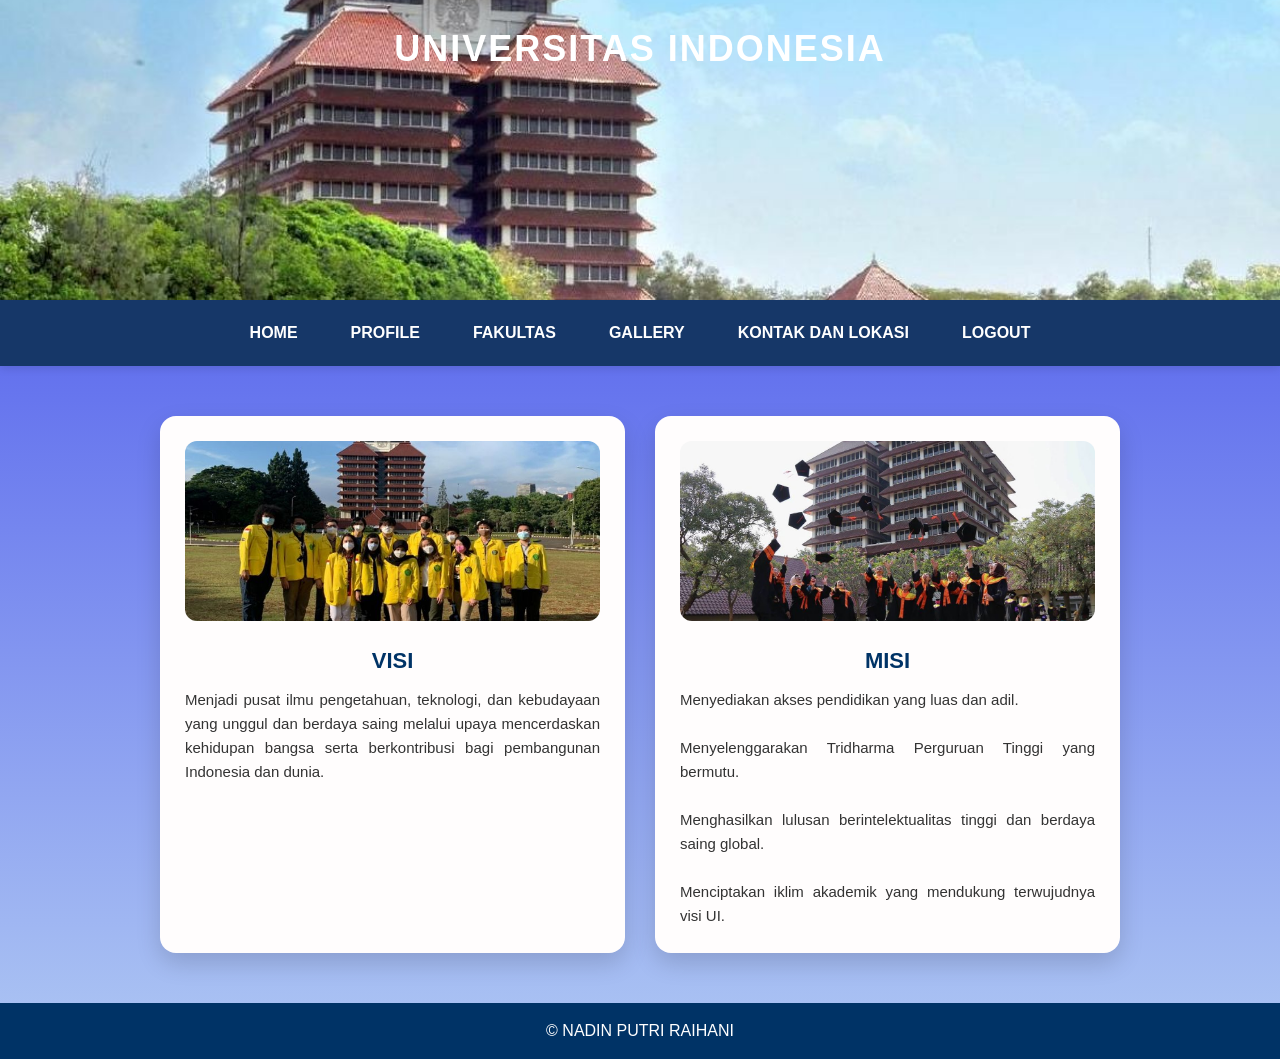
<file: SudahLogin/latihan 14.html>
<!DOCTYPE html>
<html lang="id">
<head>
    <meta charset="UTF-8">
    <title>Universitas Indonesia</title>

    <style>
        /* RESET */
        * {
            margin: 0;
            padding: 0;
            box-sizing: border-box;
            font-family: "Segoe UI", Arial, sans-serif;
        }

        body {
            background: linear-gradient(to bottom, #3c45eb, #aec7f3);
            color: #333;
            line-height: 1.6;
        }

        /* HEADER */
        header {
            background: linear-gradient(135deg, #0883f7, #97c3ed);
            color: white;
            text-align: center;
            padding: 35px 15px;
            box-shadow: 0 4px 12px rgba(0,0,0,0.15);
        }

        header h1 {
            font-size: 36px;
            letter-spacing: 2px;
        }

        header p {
            margin-top: 10px;
            font-size: 17px;
            opacity: 0.9;
        }
        header {
    background-image: url("univv indo.jpg");
    background-size: cover; 
    background-position: center; 
    background-repeat: no-repeat;
    height: 300px;            
    padding: 20px;

}

        /* NAVBAR */
        nav {
            background-color: rgb(22, 55, 104);
            display: flex;
            justify-content: center;
            gap: 25px;
            padding: 14px;
            box-shadow: 0 3px 8px rgba(0,0,0,0.1);
            position: sticky;
            top: 0;
            z-index: 100;
        }

        nav a {
            color: #ffffff;
            text-decoration: none;
            font-weight: 600;
            padding: 6px 14px;
            border-radius: 6px;
            transition: 0.3s;
        }

        nav a:hover {
            background-color: #e3a513;
            color: rgb(255, 255, 255);
        }

        /* CARD CONTAINER */
        .container {
            max-width: 1000px;
            margin: 50px auto;
            display: grid;
            grid-template-columns: repeat(auto-fit, minmax(280px, 1fr));
            gap: 30px;
            padding: 0 20px;
        }

        /* CARD */
        .card {
            background: rgb(255, 253, 253);
            border-radius: 16px;
            padding: 25px;
            text-align: center;
            box-shadow: 0 10px 25px rgba(0,0,0,0.15);
            transition: 0.3s;
        }

        .card:hover {
            transform: translateY(-10px);
            box-shadow: 0 18px 40px rgba(0,0,0,0.2);
        }

        .card img {
            width: 100%;
            height: 180px;
            object-fit: cover;
            border-radius: 12px;
            margin-bottom: 15px;
        }

        .card h3 {
            color: #003366;
            margin-bottom: 10px;
            font-size: 22px;
        }

        .card p {
            font-size: 15px;
            text-align: justify;
        }

        /* FOOTER */
        footer {
            background: #003366;
            color: white;
            text-align: center;
            padding: 15px;
            margin-top: 50px;
        }
    </style>
</head>

<body>

<header>
    <h1>UNIVERSITAS INDONESIA</h1>
</header>

<nav>
    <a href="latihan 14.html">HOME</a>
    <a href="profile.html">PROFILE</a>
    <a href="fakultas.html">FAKULTAS</a>
    <a href="gallery.html">GALLERY</a>
    <a href="kontakdanlokasi.html">KONTAK DAN LOKASI</a>
    <a href="LOGIN.html">LOGOUT</a>
</nav>

<div class="container">
    <div class="card">
        <img src="foto/ui.jpg" alt="Visi UI">
        <h3>VISI</h3>
        <p>
            Menjadi pusat ilmu pengetahuan, teknologi, dan kebudayaan yang unggul dan
            berdaya saing melalui upaya mencerdaskan kehidupan bangsa serta
            berkontribusi bagi pembangunan Indonesia dan dunia.
        </p>
    </div>

    <div class="card">
        <img src="foto/sosial,politik.jpg" alt="Misi UI">
        <h3>MISI</h3>
        <p>
            Menyediakan akses pendidikan yang luas dan adil.<br><br>
            Menyelenggarakan Tridharma Perguruan Tinggi yang bermutu.<br><br>
            Menghasilkan lulusan berintelektualitas tinggi dan berdaya saing global.<br><br>
            Menciptakan iklim akademik yang mendukung terwujudnya visi UI.
        </p>
    </div>
</div>

<footer>
    &copy; NADIN PUTRI RAIHANI
</footer>

</body>
</html>
</file>
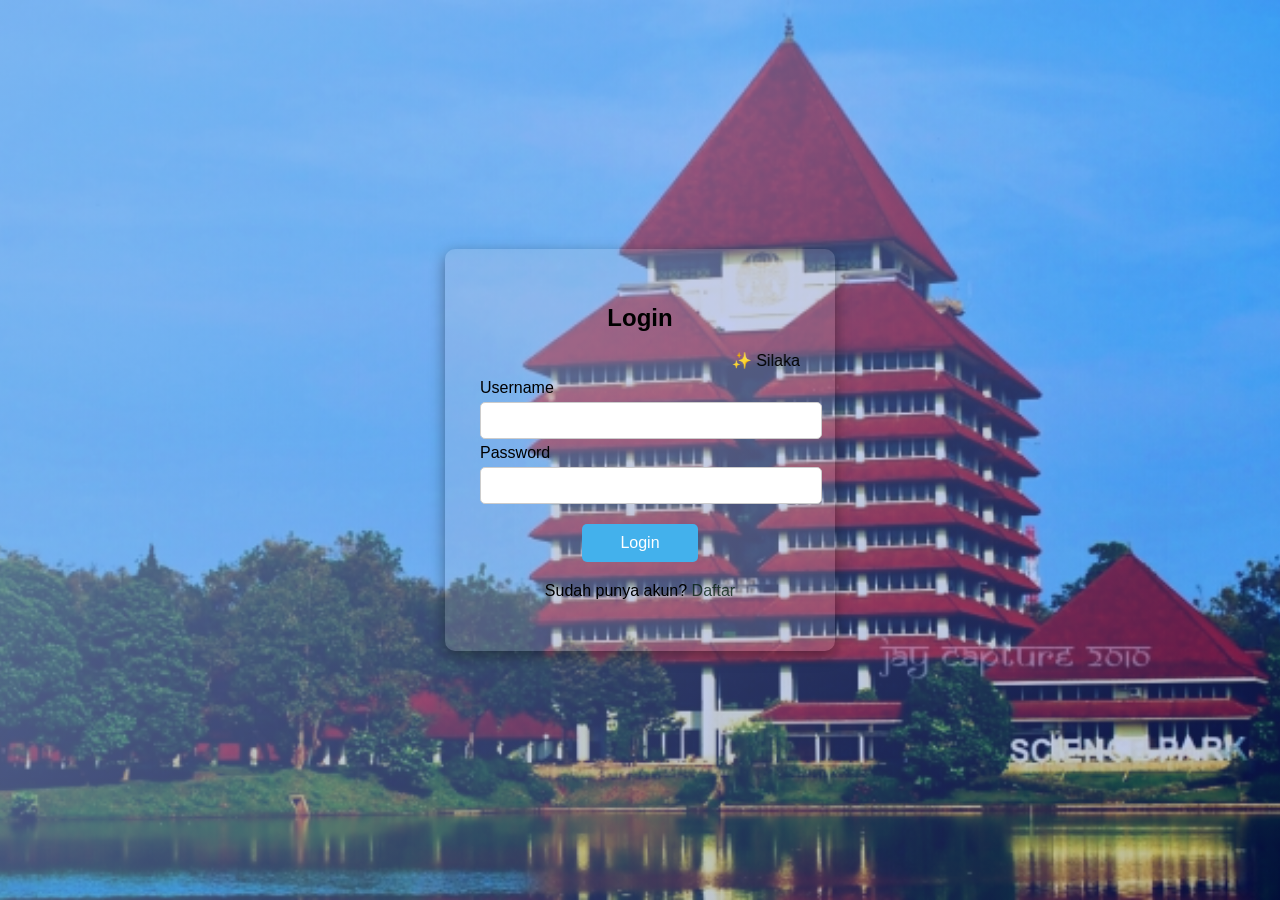
<file: SudahLogin/LOGIN.html>
<!DOCTYPE html>
<head>
    <title>Login</title>
    <style>
    body {
        font-family: Arial, sans-serif;
        height: 100vh;
        margin: 0;
        display: flex;
        justify-content: center;
        align-items: center;

        /* Background gambar + gradasi */
        background:
            linear-gradient(135deg, rgba(160, 182, 237, 0.7), rgba(7, 40, 228, 0.247)),
            url("foto/gg.jpeg");
        background-size: cover;
        background-position: center;
       
    }

    /* Animasi background */
    @keyframes bgMove {
        
        100% {
            background-position: center;
        }
    }

    .box {
        background: rgba(219, 207, 207, 0.156);
        padding: 35px;
        width: 320px;
        border-radius: 10px;
        box-shadow: 0 5px 15px rgba(0, 0, 0, 0.397);

       
    }

    @keyframes fadeSlide {
        from {
            opacity: 0;
            transform: translateY(10px);
        }
        to {
            opacity: 1;
            transform: translateY(0);
        }
    }

    h2 {
        text-align: center ;
    }

    label {
        margin-top: 5px;
        display: block;
    }

    input {
        width: 100%;
        padding: 10px;
        margin-top: 5px;
        border-radius: 5px;
        border: 1px solid #ccc;
    }

   
    .btn-login {
    display: block;
    text-align: center;
    width: 30%;
    margin: 20px auto;
    padding: 10px;
    background: #43b1ec;
    color: white;
    border-radius: 5px;
    text-decoration: none;
}

    p {
        text-align: center;
        margin-top: 15px;
    }

    a {
        color: #021e0dc3;
        text-decoration: none;
    }
</style>
</head>
<body>

<div class="box">
    <h2>Login</h2>
    <marquee behavior="scroll">
    ✨ Silakan masuk untuk melanjutkan ✨
</marquee>

    <form>
        <label>Username</label>
        <input type="text" required>

        <label>Password</label>
        <input type="password" required>


        <a href="latihan 14.html" class="btn-login">Login</a>
            
            <p>Sudah punya akun? <a href="registrasi.html">Daftar</a></p>
    </form>

        </div>
    </body>
</html>
</file>
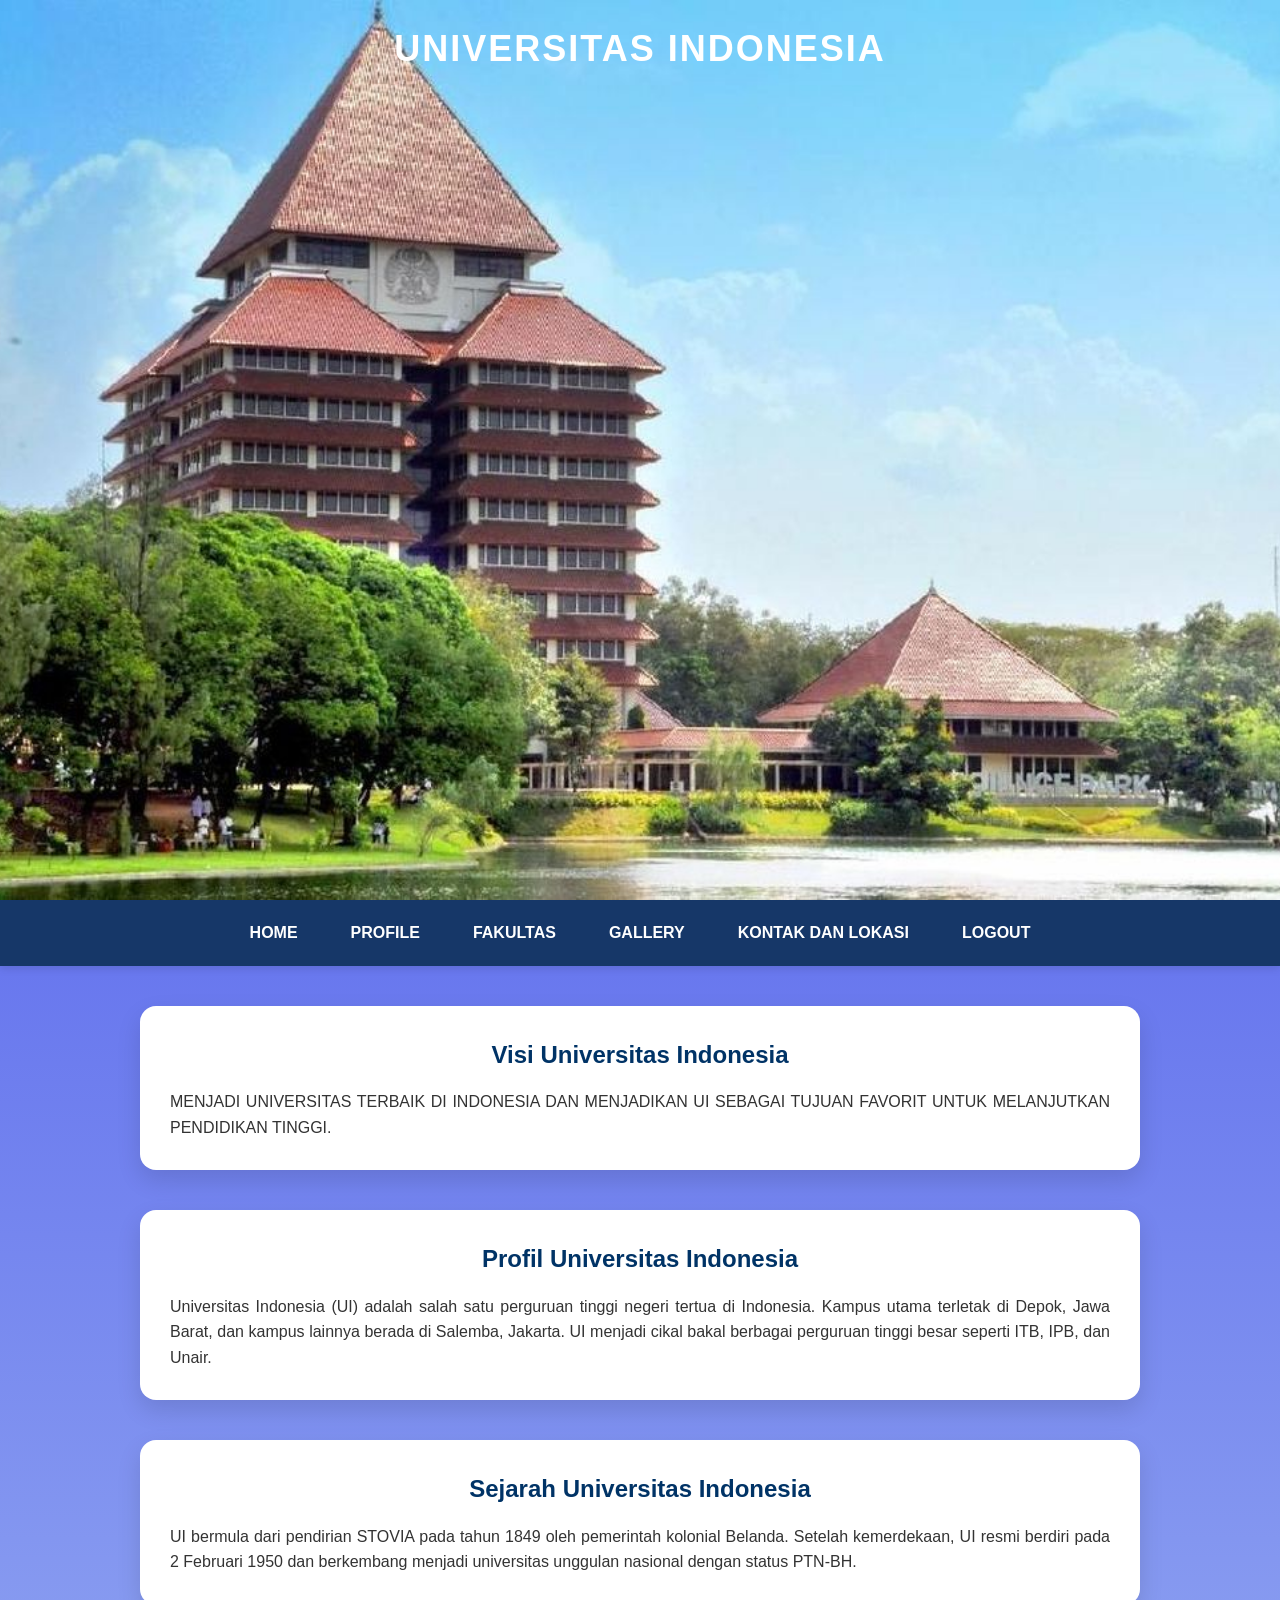
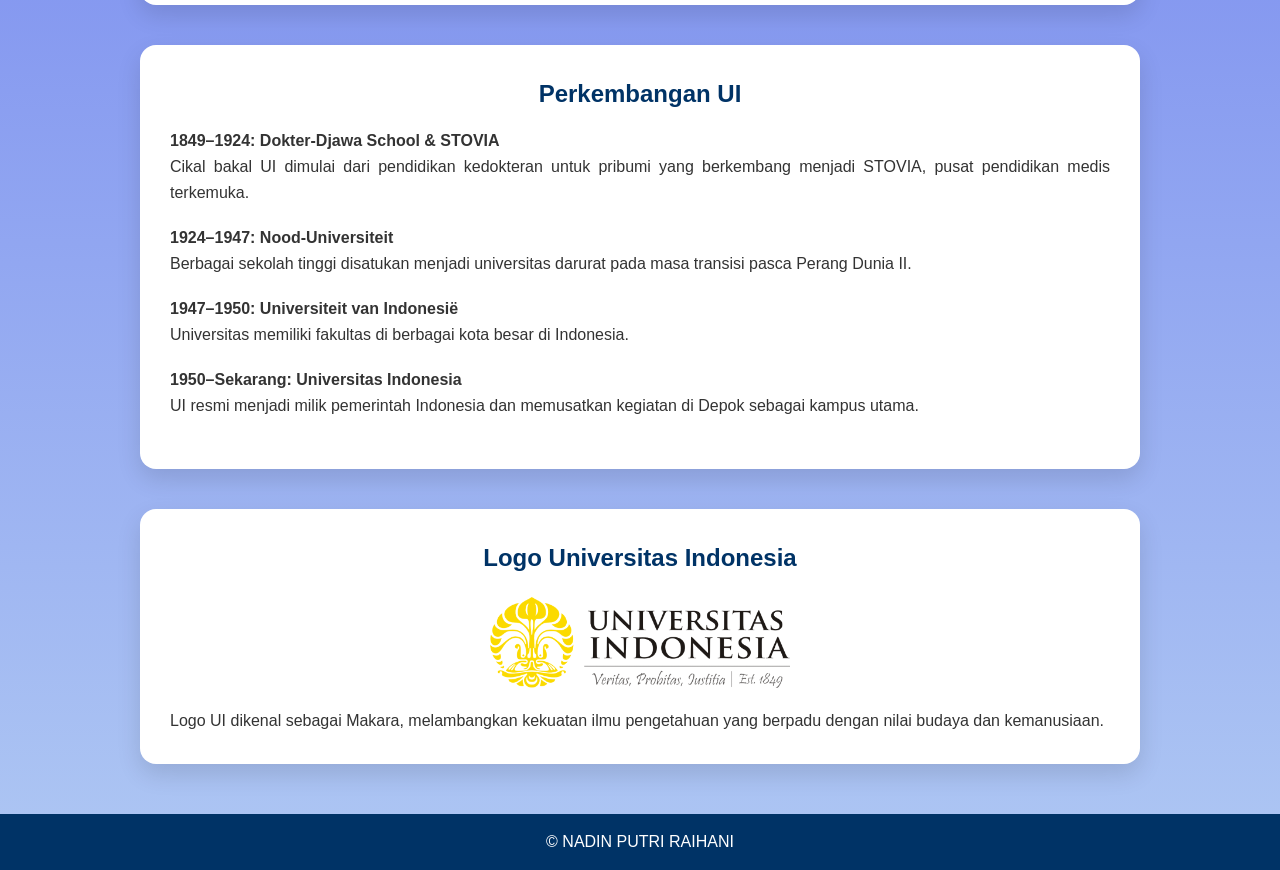
<file: SudahLogin/profile.html>
<!DOCTYPE html>
<html lang="id">
<head>
    <meta charset="UTF-8">
    <title>Universitas Indonesia</title>

    <style>
        /* RESET */
        * {
            margin: 0;
            padding: 0;
            box-sizing: border-box;
            font-family: "Segoe UI", Arial, sans-serif;
        }

        body {
            background: linear-gradient(to bottom, #3c45eb, #aec7f3);
            color: #333;
            line-height: 1.6;
        }

        /* HEADER */
        header {
            background: linear-gradient(135deg, #0883f7, #97c3ed);
            color: white;
            text-align: center;
            padding: 35px 15px;
            box-shadow: 0 4px 12px rgba(0,0,0,0.15);
        }

        header h1 {
            font-size: 36px;
            letter-spacing: 2px;
        }

        header p {
            margin-top: 10px;
            font-size: 17px;
            opacity: 0.9;
        }
                header {
    background-image: url("univv indo.jpg");
    background-size: cover; 
    background-position: center; 
    background-repeat: no-repeat;
    height: 900px;            
    padding: 20px;

}

        /* NAVBAR */
        nav {
            background-color: rgb(22, 55, 104);
            display: flex;
            justify-content: center;
            gap: 25px;
            padding: 14px;
            box-shadow: 0 3px 8px rgba(0,0,0,0.1);
            position: sticky;
            top: 0;
            z-index: 100;
        }

        nav a {
            color: #ffffff;
            text-decoration: none;
            font-weight: 600;
            padding: 6px 14px;
            border-radius: 6px;
            transition: 0.3s;
        }

        nav a:hover {
            background-color: #e3a513;
            color: white;
        }

        /* SECTION */
        section {
            background: white;
            margin: 40px auto;
            padding: 30px;
            max-width: 1000px;
            border-radius: 16px;
            box-shadow: 0 10px 25px rgba(0,0,0,0.12);
        }

        section h1, section h2 {
            text-align: center;
            color: #003366;
            margin-bottom: 15px;
        }

        section p {
            text-align: justify;
            font-size: 16px;
        }

        /* TIMELINE */
        .timeline {
            margin-top: 20px;
        }

        .timeline div {
            margin-bottom: 20px;
        }

        /* IMAGE */
        .img-center {
            display: block;
            margin: 20px auto;
            max-width: 300px;
        }

        /* FOOTER */
        footer {
            background: #003366;
            color: white;
            text-align: center;
            padding: 15px;
            margin-top: 50px;
        }
    </style>
</head>

<body>

<header>
    <h1>UNIVERSITAS INDONESIA</h1>
</header>

<nav>
    <a href="latihan 14.html">HOME</a>
    <a href="profile.html">PROFILE</a>
    <a href="fakultas.html">FAKULTAS</a>
    <a href="gallery.html">GALLERY</a>
    <a href="kontakdanlokasi.html">KONTAK DAN LOKASI</a>
    <a href="../latihan 14.html">LOGOUT</a>
</nav>

<section>
    <h2>Visi Universitas Indonesia</h2>
    <p>
        MENJADI UNIVERSITAS TERBAIK DI INDONESIA DAN MENJADIKAN UI SEBAGAI TUJUAN FAVORIT
        UNTUK MELANJUTKAN PENDIDIKAN TINGGI.
    </p>
</section>

<section>
    <h1>Profil Universitas Indonesia</h1>
    <p>
        Universitas Indonesia (UI) adalah salah satu perguruan tinggi negeri tertua di Indonesia.
        Kampus utama terletak di Depok, Jawa Barat, dan kampus lainnya berada di Salemba, Jakarta.
        UI menjadi cikal bakal berbagai perguruan tinggi besar seperti ITB, IPB, dan Unair.
    </p>
</section>

<section>
    <h1>Sejarah Universitas Indonesia</h1>
    <p>
        UI bermula dari pendirian STOVIA pada tahun 1849 oleh pemerintah kolonial Belanda.
        Setelah kemerdekaan, UI resmi berdiri pada 2 Februari 1950 dan berkembang menjadi
        universitas unggulan nasional dengan status PTN-BH.
    </p>
</section>

<section class="timeline">
    <h1>Perkembangan UI</h1>

    <div>
        <b>1849–1924: Dokter-Djawa School & STOVIA</b>
        <p>
            Cikal bakal UI dimulai dari pendidikan kedokteran untuk pribumi yang berkembang
            menjadi STOVIA, pusat pendidikan medis terkemuka.
        </p>
    </div>

    <div>
        <b>1924–1947: Nood-Universiteit</b>
        <p>
            Berbagai sekolah tinggi disatukan menjadi universitas darurat pada masa transisi
            pasca Perang Dunia II.
        </p>
    </div>

    <div>
        <b>1947–1950: Universiteit van Indonesië</b>
        <p>
            Universitas memiliki fakultas di berbagai kota besar di Indonesia.
        </p>
    </div>

    <div>
        <b>1950–Sekarang: Universitas Indonesia</b>
        <p>
            UI resmi menjadi milik pemerintah Indonesia dan memusatkan kegiatan di Depok
            sebagai kampus utama.
        </p>
    </div>
</section>

<section>
    <h1>Logo Universitas Indonesia</h1>
    <img src="foto/logo ui.png" alt="Logo UI" class="img-center">
    <p>
        Logo UI dikenal sebagai Makara, melambangkan kekuatan ilmu pengetahuan
        yang berpadu dengan nilai budaya dan kemanusiaan.
    </p>
</section>

<footer>
    &copy; NADIN PUTRI RAIHANI
</footer>

</body>
</html>
</file>
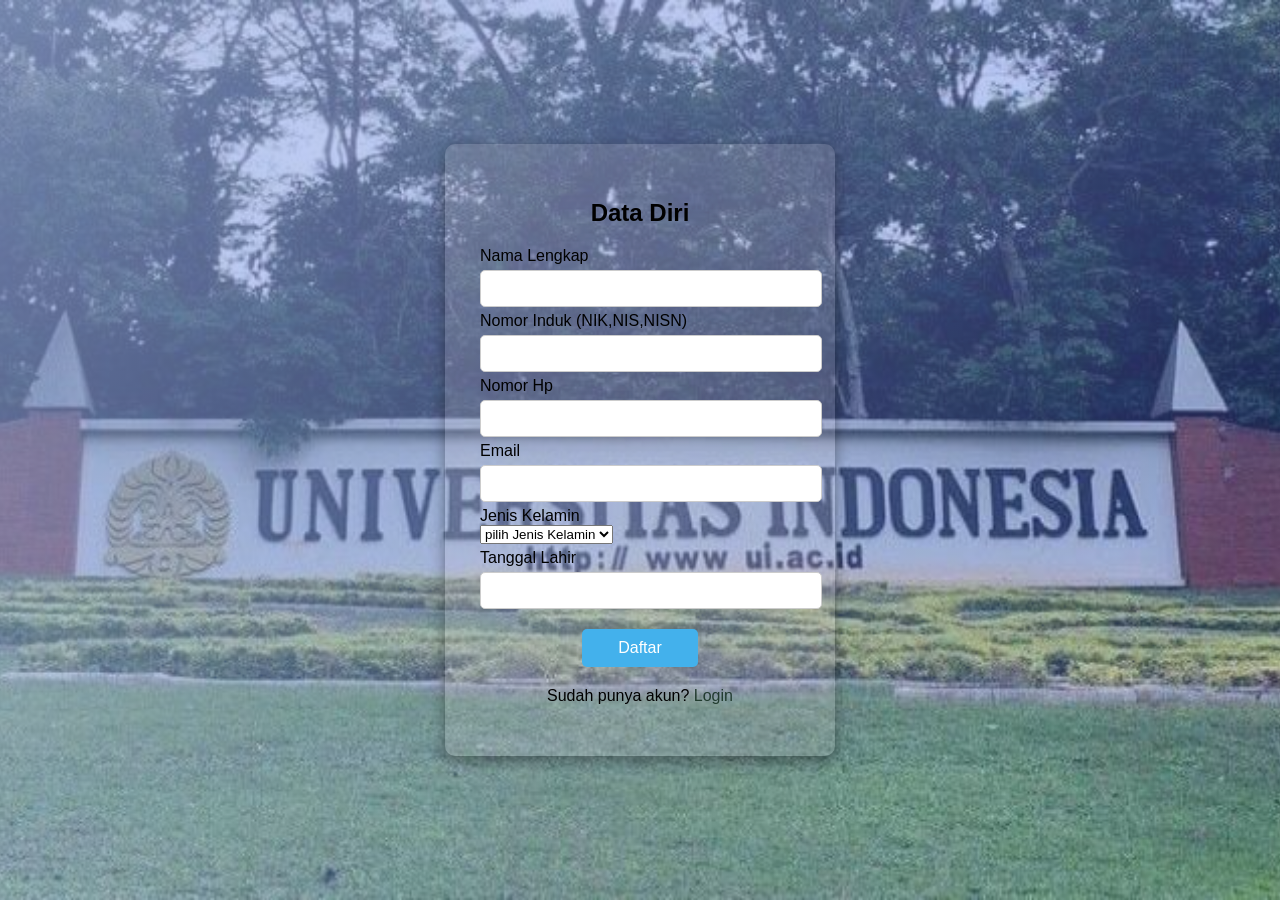
<file: SudahLogin/registrasi.html>
<!DOCTYPE html>
<html lang="en">
<head>
    <meta charset="UTF-8">
    <meta name="viewport" content="width=device-width, initial-scale=1.0">
    <title>Username</title>
        <style>
                body {
        font-family: Arial, sans-serif;
        height: 100vh;
        margin: 0;
        display: flex;
        justify-content: center;
        align-items: center;

        /* Background gambar + gradasi */
        background:
            linear-gradient(135deg, rgba(160, 182, 237, 0.7), rgba(7, 40, 228, 0.247)),
            url("foto/din.jpeg");
        background-size: cover;
        background-position: center;
       
    }

    /* Animasi background */
    @keyframes bgMove {
        
        100% {
            background-position: center;
        }
    }

    .box {
        background: rgba(219, 207, 207, 0.156);
        padding: 35px;
        width: 320px;
        border-radius: 10px;
        box-shadow: 0 5px 15px rgba(0, 0, 0, 0.397);

       
    }

    @keyframes fadeSlide {
        from {
            opacity: 0;
            transform: translateY(10px);
        }
        to {
            opacity: 1;
            transform: translateY(0);
        }
    }

    h2 {
        text-align: center ;
    }

    label {
        margin-top: 5px;
        display: block;
    }

    input {
        width: 100%;
        padding: 10px;
        margin-top: 5px;
        border-radius: 5px;
        border: 1px solid #ccc;
    }

    button {
        width: 10%;
        padding: 10px;
        margin-top: 20px;
        background: #43e97b;
        border: none;
        color: white;
        font-size: 16px;
        border-radius: 5px;
        cursor: pointer;
    }
    .btn-login {
    display: block;
    text-align: center;
    width: 30%;
    margin: 20px auto;
    padding: 10px;
    background: #43b1ec;
    color: white;
    border-radius: 5px;
    text-decoration: none;
}

    button:hover {
        background: #abf3da;
    }

    button a {
        color: white;
        text-decoration: none;
        display: block;
    }

    p {
        text-align: center;
        margin-top: 15px;
    }

    a {
        color: #021e0dc3;
        text-decoration: none;
    }
</style>
    </head>
</head>
<body>
        <div class="box">
            <h2>Data Diri</h2>
            <from>
                <label>Nama Lengkap</label>
                <input type="text" required>

                <label>Nomor Induk (NIK,NIS,NISN)</label>
                <input type="text" required>

                <label>Nomor Hp</label>
                <input type="text" required>

                 <label>Email</label>
                <input type="text" required>

                <label for="jenis_kelamin">Jenis Kelamin</label>
        <select>
            <option value="pilih Jenis Kelamin">pilih Jenis Kelamin</option>
             <option value="Laki-Laki">Laki-Laki</option>
              <option value="Perempuan">Perempuan</option>
        </select>

                <label>Tanggal Lahir</label>
                <input type="text" required>


                <a href="LOGIN.html" class="btn-login">Daftar</a>
            </from>
            <p>Sudah punya akun? <a href="LOGIN.html">Login</a></p>
        </div>
    </body>
</html>
</file>
<file: latihan13/stylee.css>
body {
    margin: 0;
    font-family: Arial, sans-serif;
    background: #eef6ff;
}

/* Header */
header {
    background: linear-gradient(90deg, #0277bd, #00b8d4);
    color: white;
    text-align: center;
    padding: 50px 20px;
    box-shadow: 0 4px 10px rgba(0,0,0,0.2);
}

header h1 {
    font-size: 2.6em;
    margin-top: 8px;
}

header p {
    font-size: 1.1em;
}

/* Navbar Sticky */
nav {
    background: #88bce7;
    padding: 14px;
    text-align: center;
    position: sticky;
    top: 0;
    z-index: 1000;
    box-shadow: 0 3px 6px rgba(0,0,0,0.2);
}

nav a {
    color: #e6f5ff;
    text-decoration: none;
    margin: 0 18px;
    font-weight: bold;
    padding: 10px 15px;
    border-radius: 6px;
    transition: 0.3s;
}

nav a:hover {
    background: #29b6f6;
}

/* Tombol Back */
.back-container {
    max-width: 900px;
    margin: 25px auto 0;
    padding-left: 10px;
}

.back-btn {
    background: #004c8c;
    color: white;
    padding: 10px 18px;
    border: none;
    border-radius: 6px;
    cursor: pointer;
    transition: 0.3s;
    font-size: 1em;
}

.back-btn:hover {
    background: #29b6f6;
}

/* Section */
.section {
    max-width: 900px;
    margin: 35px auto;
    padding: 25px;
    background: white;
    border-radius: 12px;
    box-shadow: 0 5px 12px rgba(0,0,0,0.15);
}

h2 {
    color: #01579b;
    border-left: 6px solid #29b6f6;
    padding-left: 12px;
    margin-bottom: 15px;
}

footer {
    background: linear-gradient(90deg, #003c63, #005b8e);
    color: white;
    text-align: center;
    padding: 18px;
    margin-top: 50px;
}
</file>
